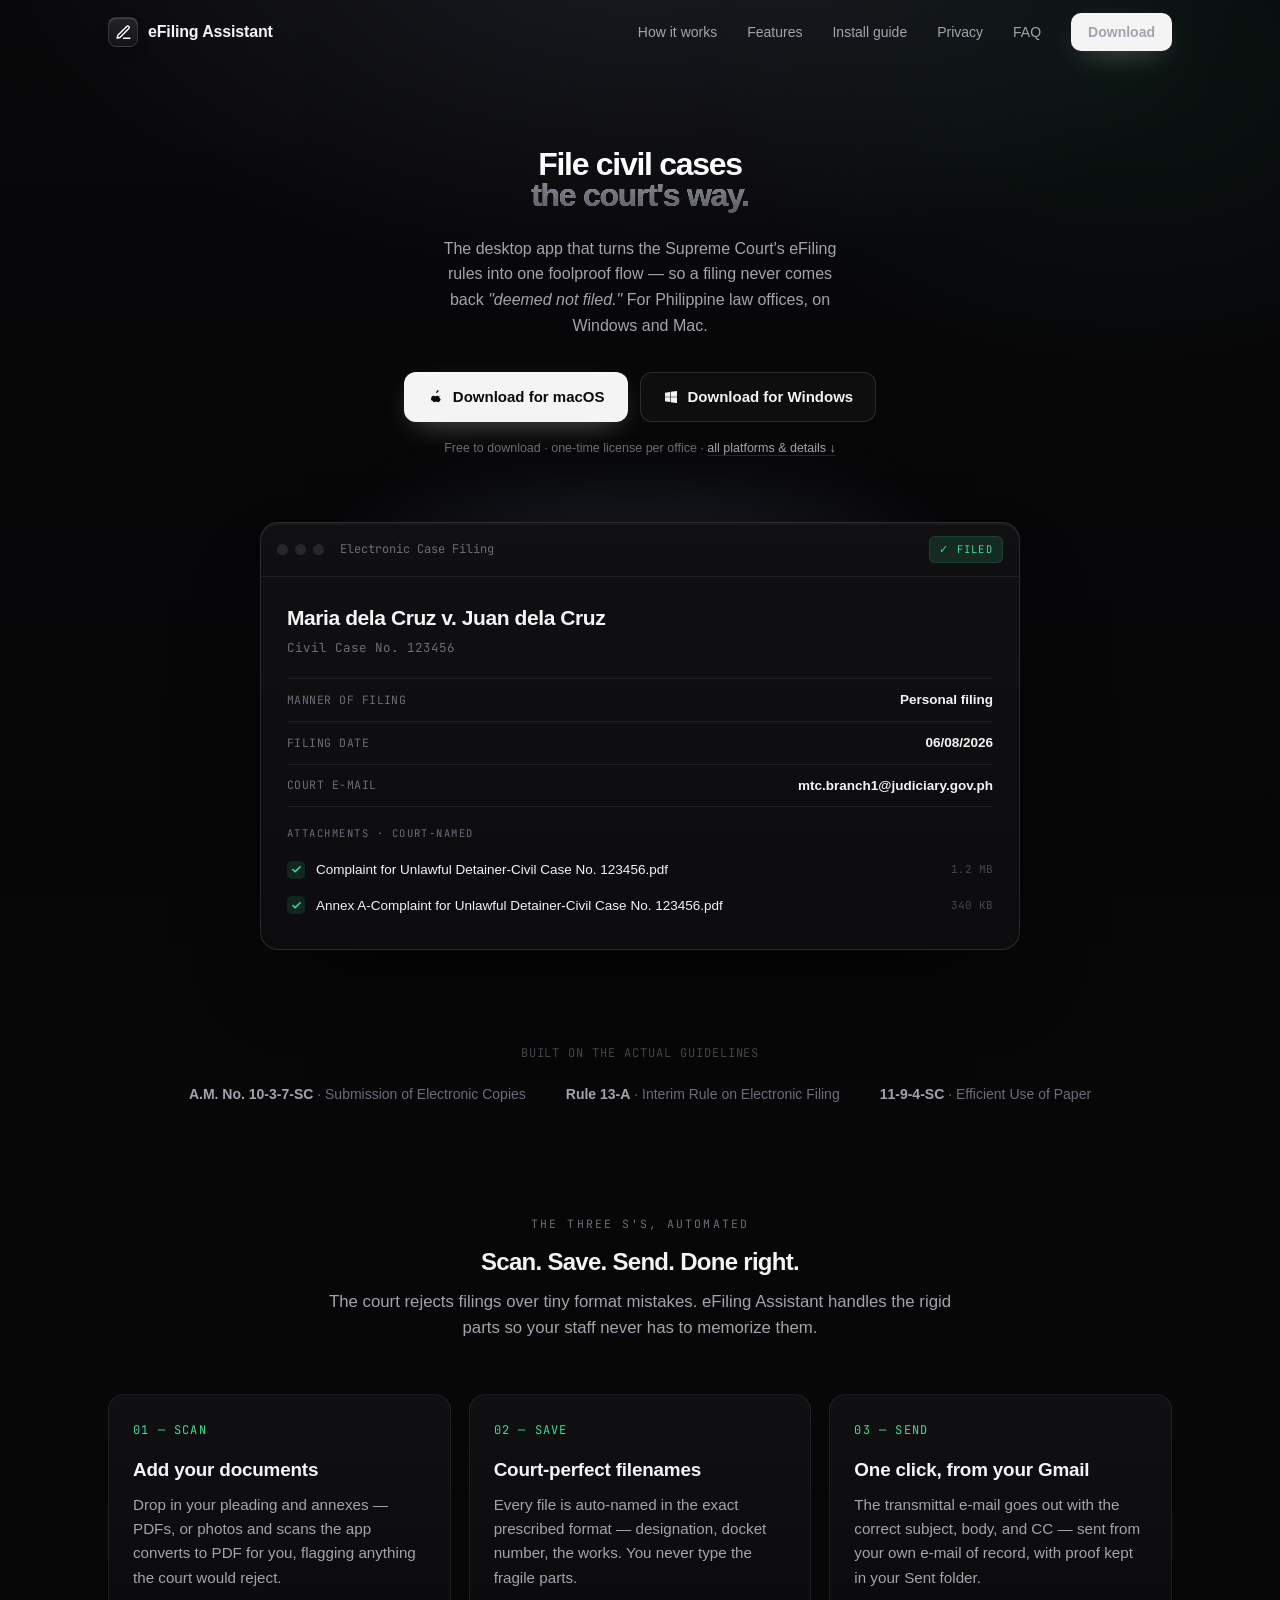
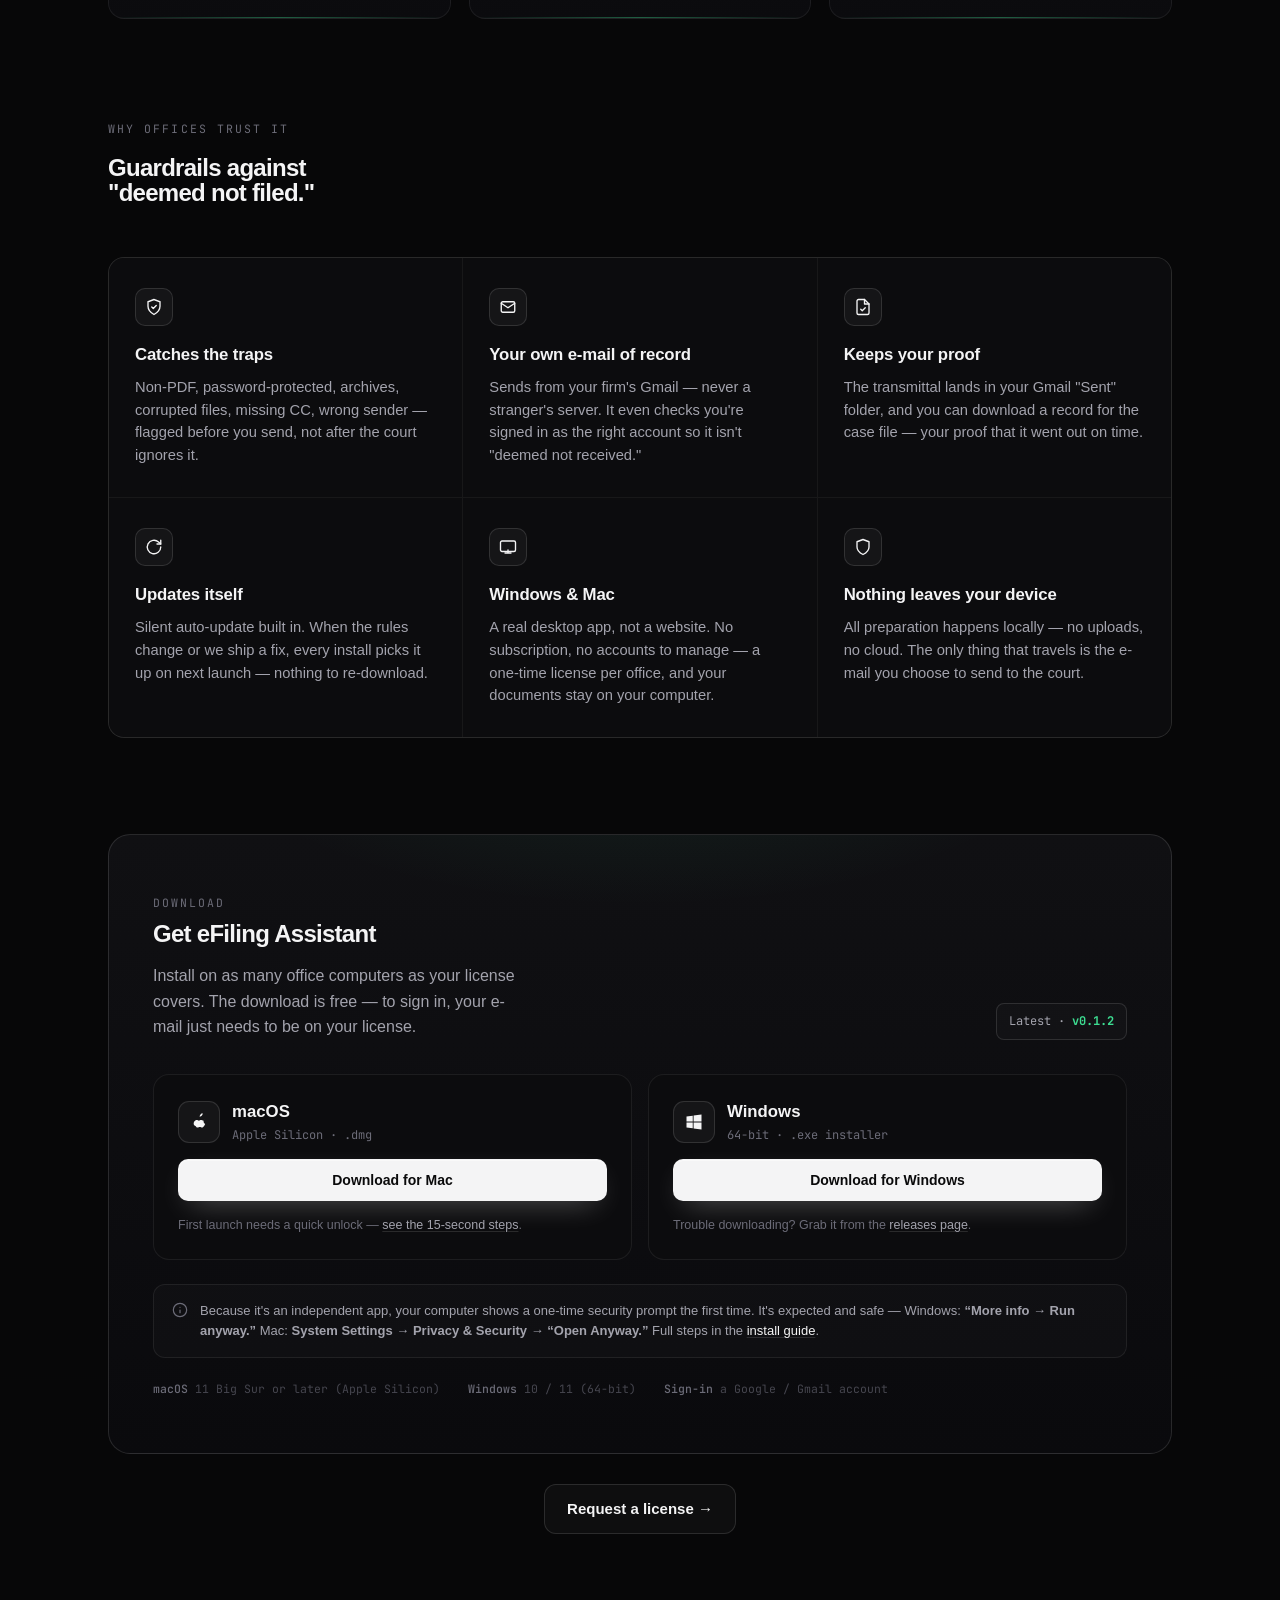
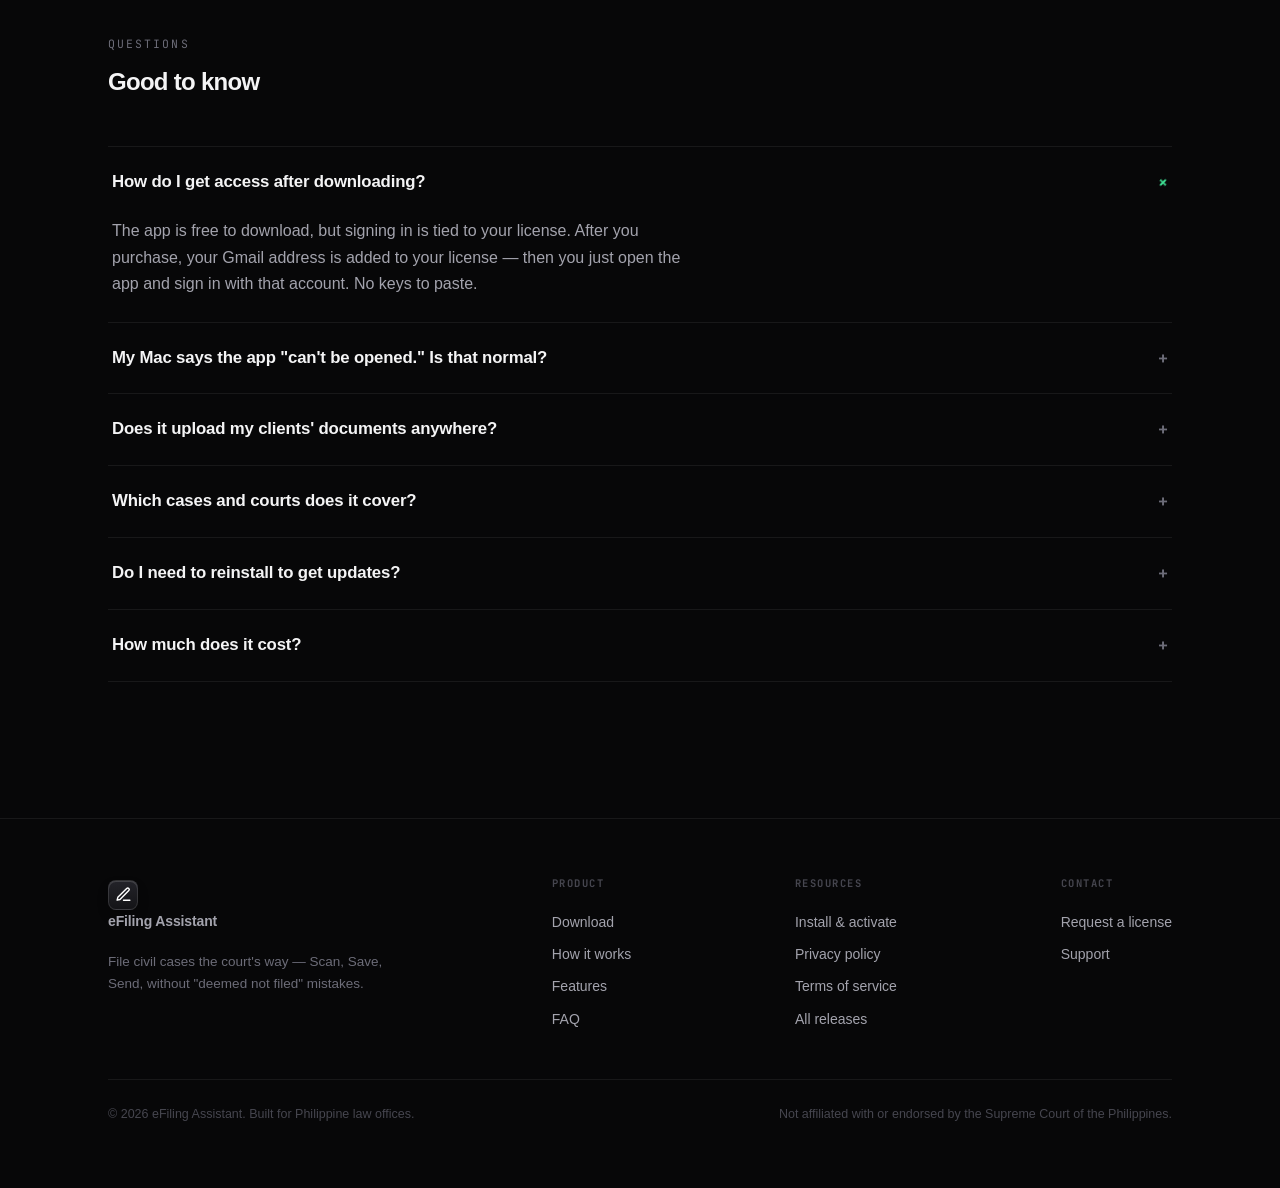
<file: index.html>
<!doctype html>
<html lang="en">
<head>
<meta charset="utf-8" />
<meta name="viewport" content="width=device-width, initial-scale=1" />
<meta name="google-site-verification" content="hOlM_Ax_tgeQ1lU_gNXj6J8lAfCDy535a71OnTTBo6c" />
<title>eFiling Assistant — File civil cases the court's way</title>
<link rel="icon" href="data:image/svg+xml,%3Csvg xmlns='http://www.w3.org/2000/svg' viewBox='0 0 24 24'%3E%3Crect width='24' height='24' rx='6' fill='%23141417'/%3E%3Cg fill='none' stroke='%23fff' stroke-width='2' stroke-linecap='round' stroke-linejoin='round'%3E%3Cpath d='M12 20h7'/%3E%3Cpath d='M15.5 4.5a1.8 1.8 0 0 1 2.5 2.5L7.5 17.5l-3.5.9.9-3.5Z'/%3E%3C/g%3E%3C/svg%3E" />
<meta name="theme-color" content="#070708" />
<meta name="description" content="A desktop app that makes Philippine Supreme Court eFiling foolproof. Scan, Save, Send — without 'deemed not filed' mistakes. For Windows and Mac." />
<meta property="og:title" content="eFiling Assistant" />
<meta property="og:description" content="File civil cases the court's way — Scan, Save, Send, without 'deemed not filed' mistakes." />
<link rel="preconnect" href="https://api.fontshare.com" />
<link rel="preconnect" href="https://fonts.googleapis.com" />
<link rel="preconnect" href="https://fonts.gstatic.com" crossorigin />
<link href="https://api.fontshare.com/v2/css?f[]=satoshi@400,500,700,900&display=swap" rel="stylesheet" />
<link href="https://fonts.googleapis.com/css2?family=JetBrains+Mono:wght@400;500&display=swap" rel="stylesheet" />
<style>
  :root{
    --bg:#070708; --bg-2:#0c0c0e; --panel:#101013; --panel-2:#15151a;
    --ink:#f4f4f5; --ink-2:#a3a3ad; --ink-3:#6c6c78; --ink-4:#46464f;
    --line:rgba(255,255,255,.07); --line-2:rgba(255,255,255,.12);
    --accent:#3ddc91; --accent-dim:rgba(61,220,145,.13);
    --sans:'Satoshi',-apple-system,BlinkMacSystemFont,sans-serif;
    --mono:'JetBrains Mono',ui-monospace,monospace;
    --maxw:1120px;
  }
  *{box-sizing:border-box;margin:0;padding:0}
  html{scroll-behavior:smooth}
  body{
    background:var(--bg);color:var(--ink);font-family:var(--sans);
    font-size:16px;line-height:1.6;-webkit-font-smoothing:antialiased;
    overflow-x:hidden;
  }
  /* atmosphere: top glow, fine dot-grid, grain */
  body::before{
    content:"";position:fixed;inset:0;z-index:-2;pointer-events:none;
    background:
      radial-gradient(900px 500px at 50% -8%, rgba(120,130,160,.16), transparent 70%),
      radial-gradient(700px 500px at 88% 8%, rgba(61,220,145,.05), transparent 60%),
      linear-gradient(180deg,#08080a,#060607);
  }
  body::after{
    content:"";position:fixed;inset:0;z-index:-1;pointer-events:none;opacity:.5;
    background-image:radial-gradient(rgba(255,255,255,.045) 1px,transparent 1px);
    background-size:34px 34px;
    -webkit-mask-image:radial-gradient(900px 700px at 50% 0%,#000,transparent 78%);
    mask-image:radial-gradient(900px 700px at 50% 0%,#000,transparent 78%);
  }
  .grain{position:fixed;inset:0;z-index:0;pointer-events:none;opacity:.035;mix-blend-mode:overlay;}
  a{color:inherit;text-decoration:none}
  .wrap{max-width:var(--maxw);margin:0 auto;padding:0 28px}
  .mono{font-family:var(--mono);font-feature-settings:"ss01";}
  .eyebrow{font-family:var(--mono);font-size:11.5px;letter-spacing:.18em;text-transform:uppercase;color:var(--ink-3)}

  /* ── nav ── */
  nav{position:sticky;top:0;z-index:50;border-bottom:1px solid transparent;transition:.3s}
  nav.scrolled{background:rgba(8,8,10,.72);backdrop-filter:blur(14px);border-color:var(--line)}
  .nav-in{display:flex;align-items:center;justify-content:space-between;height:64px}
  .brand{display:flex;align-items:center;gap:10px;font-weight:700;letter-spacing:-.01em}
  .brand .mk{width:30px;height:30px;border-radius:8px;display:grid;place-items:center;color:#fff;
    background:linear-gradient(180deg,#232329,#141417);border:1px solid var(--line-2);
    box-shadow:inset 0 1px 0 rgba(255,255,255,.14),0 6px 16px -8px #000}
  .nav-links{display:flex;gap:30px;align-items:center}
  .nav-links a{font-size:14px;color:var(--ink-2);transition:.2s}
  .nav-links a:hover{color:var(--ink)}
  @media(max-width:860px){.nav-links a:not(.nav-cta){display:none}}
  .btn{display:inline-flex;align-items:center;justify-content:center;gap:9px;font-weight:600;
    font-size:14px;border-radius:10px;padding:0 18px;height:42px;cursor:pointer;border:1px solid transparent;
    transition:transform .12s ease,background .2s,border-color .2s,box-shadow .2s;white-space:nowrap}
  .btn:active{transform:translateY(1px)}
  .btn-primary{background:var(--ink);color:#0a0a0b;box-shadow:0 1px 0 rgba(255,255,255,.4) inset,0 10px 30px -12px rgba(255,255,255,.4)}
  .btn-primary:hover{background:#fff;box-shadow:0 14px 36px -12px rgba(255,255,255,.5)}
  .btn-ghost{background:rgba(255,255,255,.03);color:var(--ink);border-color:var(--line-2)}
  .btn-ghost:hover{background:rgba(255,255,255,.07);border-color:rgba(255,255,255,.22)}
  .btn svg{flex:none}
  .nav-cta{height:38px;padding:0 16px}

  /* ── hero ── */
  .hero{position:relative;padding:84px 0 40px;text-align:center}
  .pill{display:inline-flex;align-items:center;gap:9px;border:1px solid var(--line);
    background:rgba(255,255,255,.025);border-radius:999px;padding:6px 8px 6px 14px;
    font-size:12.5px;color:var(--ink-2);margin-bottom:30px}
  .pill .dot{width:6px;height:6px;border-radius:50%;background:var(--accent);box-shadow:0 0 0 4px var(--accent-dim)}
  .pill .tag{font-family:var(--mono);font-size:10.5px;letter-spacing:.06em;color:var(--ink-3);
    border-left:1px solid var(--line-2);padding-left:9px}
  h1{font-size:clamp(2.5rem,1.4rem+4.6vw,4.6rem);line-height:.98;letter-spacing:-.04em;font-weight:900;
    background:linear-gradient(180deg,#fff 30%,#b9b9c2);-webkit-background-clip:text;background-clip:text;color:transparent}
  h1 .soft{background:linear-gradient(180deg,#8b8b96,#5a5a63);-webkit-background-clip:text;background-clip:text;color:transparent}
  .lede{max-width:46ch;margin:24px auto 0;color:var(--ink-2);font-size:clamp(1rem,.95rem+.4vw,1.18rem)}
  .cta-row{display:flex;gap:12px;justify-content:center;flex-wrap:wrap;margin-top:34px}
  .btn-lg{height:50px;padding:0 22px;font-size:15px;border-radius:12px}
  .os-note{margin-top:16px;font-size:12.5px;color:var(--ink-3)}
  .os-note a{color:var(--ink-2);text-decoration:underline;text-underline-offset:3px;text-decoration-color:var(--line-2)}
  .os-note a:hover{color:var(--ink)}

  /* staggered reveal */
  .reveal{opacity:0;transform:translateY(14px);animation:rise .8s cubic-bezier(.2,.7,.2,1) forwards}
  @keyframes rise{to{opacity:1;transform:none}}
  .d1{animation-delay:.05s}.d2{animation-delay:.14s}.d3{animation-delay:.23s}.d4{animation-delay:.32s}.d5{animation-delay:.42s}.d6{animation-delay:.52s}

  /* ── product card visual ── */
  .stage{position:relative;margin:64px auto 0;max-width:760px;perspective:1600px}
  .stage::before{content:"";position:absolute;inset:-12% -6% 0;z-index:-1;
    background:radial-gradient(60% 60% at 50% 30%,rgba(120,135,170,.22),transparent 70%);filter:blur(20px)}
  .card{background:linear-gradient(180deg,var(--panel),#0c0c0f);border:1px solid var(--line-2);
    border-radius:18px;overflow:hidden;box-shadow:0 40px 90px -40px #000,0 2px 0 rgba(255,255,255,.04) inset;
    text-align:left;animation:float 7s ease-in-out infinite}
  @keyframes float{0%,100%{transform:translateY(0) rotateX(0)}50%{transform:translateY(-9px) rotateX(.6deg)}}
  @media(prefers-reduced-motion:reduce){.card{animation:none}.reveal{animation:none;opacity:1;transform:none}}
  .card-bar{display:flex;align-items:center;gap:8px;padding:13px 16px;border-bottom:1px solid var(--line)}
  .card-bar .tl{display:flex;gap:7px}.tl i{width:11px;height:11px;border-radius:50%;background:#26262c;display:block}
  .card-bar .ttl{margin-left:8px;font-size:12px;color:var(--ink-3);font-family:var(--mono)}
  .card-bar .stamp{margin-left:auto;font-family:var(--mono);font-size:10.5px;letter-spacing:.12em;text-transform:uppercase;
    color:var(--accent);border:1px solid var(--accent-dim);background:var(--accent-dim);padding:4px 9px;border-radius:6px}
  .card-body{padding:24px 26px 26px}
  .case-ttl{font-size:21px;font-weight:700;letter-spacing:-.02em}
  .docket{font-family:var(--mono);font-size:12.5px;color:var(--ink-3);margin-top:4px}
  .meta{margin:20px 0 4px;border-top:1px solid var(--line)}
  .meta .r{display:flex;justify-content:space-between;gap:16px;padding:10px 0;border-bottom:1px solid var(--line);font-size:13.5px}
  .meta .k{color:var(--ink-3);font-family:var(--mono);font-size:11.5px;letter-spacing:.04em;text-transform:uppercase;align-self:center}
  .meta .v{color:var(--ink);font-weight:600}
  .att{margin-top:18px}
  .att .lbl{font-family:var(--mono);font-size:10.5px;letter-spacing:.14em;text-transform:uppercase;color:var(--ink-3);margin-bottom:10px}
  .att .f{display:flex;align-items:center;gap:11px;padding:7px 0;font-size:13.5px}
  .att .ck{width:18px;height:18px;border-radius:5px;display:grid;place-items:center;flex:none;
    background:var(--accent-dim);color:var(--accent)}
  .att .nm{color:var(--ink)} .att .sz{margin-left:auto;font-family:var(--mono);font-size:11px;color:var(--ink-4)}

  /* ── logos / basis strip ── */
  .basis{padding:54px 0 8px;text-align:center}
  .basis p{font-size:12px;color:var(--ink-4);font-family:var(--mono);letter-spacing:.08em;text-transform:uppercase}
  .basis .row{display:flex;gap:14px 40px;justify-content:center;flex-wrap:wrap;margin-top:20px;color:var(--ink-3);font-size:14px}
  .basis .row b{color:var(--ink-2);font-weight:600}

  /* ── section scaffolding ── */
  section.blk{padding:96px 0}
  .head{max-width:640px;margin-bottom:52px}
  .head.ctr{margin-left:auto;margin-right:auto;text-align:center}
  .head h2{font-size:clamp(1.9rem,1.3rem+2vw,2.7rem);letter-spacing:-.03em;line-height:1.05;font-weight:800;margin-top:14px}
  .head p{color:var(--ink-2);margin-top:14px;font-size:1.05rem}

  /* steps */
  .steps{display:grid;grid-template-columns:repeat(3,1fr);gap:18px}
  .step{position:relative;background:linear-gradient(180deg,var(--panel),#0b0b0e);border:1px solid var(--line);
    border-radius:16px;padding:26px 24px 28px;overflow:hidden;transition:.25s}
  .step:hover{border-color:var(--line-2);transform:translateY(-3px)}
  .step .n{font-family:var(--mono);font-size:12px;color:var(--accent);letter-spacing:.1em}
  .step h3{font-size:1.18rem;margin:14px 0 8px;letter-spacing:-.01em}
  .step p{color:var(--ink-2);font-size:.95rem}
  .step .ln{position:absolute;left:0;right:0;bottom:0;height:1px;background:linear-gradient(90deg,transparent,var(--accent),transparent);opacity:.4}
  @media(max-width:820px){.steps{grid-template-columns:1fr}}

  /* features grid */
  .feat{display:grid;grid-template-columns:repeat(3,1fr);gap:1px;background:var(--line);border:1px solid var(--line);border-radius:16px;overflow:hidden}
  .feat .c{background:var(--bg-2);padding:30px 26px;transition:.25s}
  .feat .c:hover{background:var(--panel)}
  .feat .ic{width:38px;height:38px;border-radius:10px;display:grid;place-items:center;color:var(--ink);
    background:rgba(255,255,255,.04);border:1px solid var(--line-2);margin-bottom:16px}
  .feat h3{font-size:1.05rem;letter-spacing:-.01em;margin-bottom:7px}
  .feat p{color:var(--ink-2);font-size:.92rem;line-height:1.55}
  @media(max-width:900px){.feat{grid-template-columns:1fr 1fr}}
  @media(max-width:560px){.feat{grid-template-columns:1fr}}

  /* download */
  .dl-shell{position:relative;border:1px solid var(--line-2);border-radius:22px;overflow:hidden;
    background:linear-gradient(180deg,var(--panel),#0a0a0d)}
  .dl-shell::before{content:"";position:absolute;inset:0;z-index:0;pointer-events:none;
    background:radial-gradient(700px 300px at 50% -20%,rgba(61,220,145,.10),transparent 65%)}
  .dl-in{position:relative;z-index:1;padding:54px 44px}
  .dl-top{display:flex;align-items:flex-end;justify-content:space-between;gap:24px;flex-wrap:wrap;margin-bottom:34px}
  .dl-top h2{font-size:clamp(1.8rem,1.3rem+1.6vw,2.4rem);letter-spacing:-.03em;font-weight:800}
  .dl-top p{color:var(--ink-2);margin-top:10px;max-width:42ch}
  .verbadge{font-family:var(--mono);font-size:12px;color:var(--ink-2);border:1px solid var(--line-2);
    border-radius:8px;padding:8px 12px;background:rgba(255,255,255,.02);white-space:nowrap}
  .verbadge b{color:var(--accent)}
  .dl-grid{display:grid;grid-template-columns:1fr 1fr;gap:16px}
  @media(max-width:680px){.dl-grid{grid-template-columns:1fr}}
  .dl-card{display:flex;flex-direction:column;gap:14px;border:1px solid var(--line);border-radius:16px;
    padding:24px;background:var(--bg-2);transition:.25s}
  .dl-card:hover{border-color:var(--line-2)}
  .dl-card.is-os{border-color:rgba(61,220,145,.4);box-shadow:0 0 0 1px rgba(61,220,145,.18),0 20px 50px -30px rgba(61,220,145,.5)}
  .dl-card .osr{display:flex;align-items:center;gap:12px}
  .dl-card .glyph{width:42px;height:42px;border-radius:11px;display:grid;place-items:center;
    background:rgba(255,255,255,.04);border:1px solid var(--line-2);color:var(--ink)}
  .dl-card .os-name{font-weight:700;font-size:1.05rem}
  .dl-card .os-sub{font-size:12px;color:var(--ink-3);font-family:var(--mono)}
  .dl-card .youre{margin-left:auto;font-family:var(--mono);font-size:10px;letter-spacing:.1em;text-transform:uppercase;
    color:var(--accent);background:var(--accent-dim);border-radius:6px;padding:4px 8px;display:none}
  .dl-card.is-os .youre{display:inline-block}
  .dl-card .alt{font-size:12.5px;color:var(--ink-3)}
  .dl-card .alt a{color:var(--ink-2);text-decoration:underline;text-underline-offset:2px;text-decoration-color:var(--line-2)}
  .dl-card .alt a:hover{color:var(--ink)}
  .dl-note{display:flex;gap:12px;align-items:flex-start;margin-top:24px;padding:16px 18px;border-radius:12px;
    background:rgba(255,255,255,.02);border:1px solid var(--line);font-size:13px;color:var(--ink-2);line-height:1.55}
  .dl-note svg{flex:none;margin-top:1px;color:var(--ink-3)}
  .dl-note a{color:var(--ink);text-decoration:underline;text-underline-offset:2px;text-decoration-color:var(--line-2)}
  .req{display:flex;gap:10px 28px;flex-wrap:wrap;margin-top:22px;font-family:var(--mono);font-size:11.5px;color:var(--ink-4)}
  .req b{color:var(--ink-3);font-weight:500}

  /* faq */
  .faq{display:grid;gap:0;border-top:1px solid var(--line)}
  details{border-bottom:1px solid var(--line)}
  summary{cursor:pointer;list-style:none;padding:22px 4px;display:flex;justify-content:space-between;gap:20px;
    font-weight:600;font-size:1.05rem;letter-spacing:-.01em;transition:.2s}
  summary::-webkit-details-marker{display:none}
  summary:hover{color:#fff}
  summary .pl{font-family:var(--mono);color:var(--ink-3);transition:.3s;flex:none}
  details[open] summary .pl{transform:rotate(45deg);color:var(--accent)}
  details .a{padding:0 4px 24px;color:var(--ink-2);max-width:68ch;line-height:1.65}
  details .a code{font-family:var(--mono);font-size:.85em;background:rgba(255,255,255,.06);padding:2px 7px;border-radius:5px;color:var(--ink)}

  /* footer */
  footer{border-top:1px solid var(--line);padding:56px 0 64px;margin-top:40px}
  .ft{display:flex;justify-content:space-between;gap:30px;flex-wrap:wrap;align-items:flex-start}
  .ft .col h4{font-family:var(--mono);font-size:10.5px;letter-spacing:.14em;text-transform:uppercase;color:var(--ink-4);margin-bottom:14px}
  .ft .col a{display:block;color:var(--ink-2);font-size:14px;padding:5px 0;transition:.2s}
  .ft .col a:hover{color:var(--ink)}
  .ft-bottom{margin-top:44px;padding-top:24px;border-top:1px solid var(--line);display:flex;justify-content:space-between;
    gap:16px;flex-wrap:wrap;color:var(--ink-4);font-size:12.5px}
  .cta-final{text-align:center;padding:30px 0 0}
</style>
</head>
<body>
<svg class="grain" xmlns="http://www.w3.org/2000/svg"><filter id="n"><feTurbulence type="fractalNoise" baseFrequency="0.8" numOctaves="2"/></filter><rect width="100%" height="100%" filter="url(#n)"/></svg>

<!-- NAV -->
<nav id="nav">
  <div class="wrap nav-in">
    <a class="brand" href="#top">
      <span class="mk"><svg width="17" height="17" viewBox="0 0 24 24" fill="none" stroke="currentColor" stroke-width="2" stroke-linecap="round" stroke-linejoin="round"><path d="M12 20h9"/><path d="M16.5 3.5a2.12 2.12 0 0 1 3 3L7 19l-4 1 1-4Z"/></svg></span>
      eFiling Assistant
    </a>
    <div class="nav-links">
      <a href="#how">How it works</a>
      <a href="#features">Features</a>
      <a href="install.html">Install guide</a>
      <a href="privacy.html">Privacy</a>
      <a href="#faq">FAQ</a>
      <a class="btn btn-primary nav-cta" href="#download">Download</a>
    </div>
  </div>
</nav>

<a id="top"></a>
<!-- HERO -->
<header class="hero">
  <div class="wrap">
    <h1 class="reveal d2">File civil cases<br><span class="soft">the court's way.</span></h1>
    <p class="lede reveal d3">The desktop app that turns the Supreme Court's eFiling rules into one foolproof flow — so a filing never comes back <em>"deemed not filed."</em> For Philippine law offices, on Windows and Mac.</p>
    <div class="cta-row reveal d4">
      <a class="btn btn-primary btn-lg" data-dl="mac" href="https://github.com/ChanMor/efiling-assistant-site/releases/latest">
        <svg width="17" height="17" viewBox="0 0 24 24" fill="currentColor"><path d="M16.4 1.5c.1 1-.3 2-.9 2.8-.7.8-1.7 1.4-2.7 1.3-.1-1 .4-2 1-2.7.6-.8 1.7-1.3 2.6-1.4Zm2.7 7.1c-1 .5-1.6 1.5-1.6 2.7 0 1.4.8 2.5 1.9 3-.3.9-.7 1.7-1.3 2.5-.7 1-1.4 1.9-2.5 1.9-1 0-1.4-.6-2.6-.6-1.3 0-1.6.6-2.6.6-1.1 0-1.9-1-2.6-2C5.7 16.6 5 13.6 6.3 11.5c.7-1.1 1.8-1.8 3-1.8 1 0 1.7.7 2.6.7.8 0 1.6-.7 2.7-.7 1 0 2 .4 2.7 1.2-.4.2-.9.5-1.2.7Z"/></svg>
        Download for macOS
      </a>
      <a class="btn btn-ghost btn-lg" data-dl="win" href="https://github.com/ChanMor/efiling-assistant-site/releases/latest">
        <svg width="16" height="16" viewBox="0 0 24 24" fill="currentColor"><path d="M3 5.5 10.5 4.5V11.5H3V5.5Zm0 13L10.5 19.5V12.5H3v6Zm8.5 1.2L21 21V12.5h-9.5v7.2ZM11.5 4.3 21 3v8.5h-9.5V4.3Z"/></svg>
        Download for Windows
      </a>
    </div>
    <p class="os-note reveal d5">Free to download · one-time license per office · <a href="#download">all platforms &amp; details ↓</a></p>

    <!-- product preview -->
    <div class="stage reveal d6">
      <div class="card">
        <div class="card-bar">
          <span class="tl"><i></i><i></i><i></i></span>
          <span class="ttl">Electronic Case Filing</span>
          <span class="stamp">✓ Filed</span>
        </div>
        <div class="card-body">
          <div class="case-ttl">Maria dela Cruz v. Juan dela Cruz</div>
          <div class="docket">Civil Case No. 123456</div>
          <div class="meta">
            <div class="r"><span class="k">Manner of filing</span><span class="v">Personal filing</span></div>
            <div class="r"><span class="k">Filing date</span><span class="v">06/08/2026</span></div>
            <div class="r"><span class="k">Court e-mail</span><span class="v">mtc.branch1@judiciary.gov.ph</span></div>
          </div>
          <div class="att">
            <div class="lbl">Attachments · court-named</div>
            <div class="f"><span class="ck"><svg width="11" height="11" viewBox="0 0 24 24" fill="none" stroke="currentColor" stroke-width="3.4" stroke-linecap="round" stroke-linejoin="round"><polyline points="20 6 9 17 4 12"/></svg></span><span class="nm">Complaint for Unlawful Detainer-Civil Case No. 123456.pdf</span><span class="sz">1.2 MB</span></div>
            <div class="f"><span class="ck"><svg width="11" height="11" viewBox="0 0 24 24" fill="none" stroke="currentColor" stroke-width="3.4" stroke-linecap="round" stroke-linejoin="round"><polyline points="20 6 9 17 4 12"/></svg></span><span class="nm">Annex A-Complaint for Unlawful Detainer-Civil Case No. 123456.pdf</span><span class="sz">340 KB</span></div>
          </div>
        </div>
      </div>
    </div>
  </div>
</header>

<!-- BASIS -->
<div class="basis"><div class="wrap">
  <p>Built on the actual guidelines</p>
  <div class="row">
    <span><b>A.M. No. 10-3-7-SC</b> · Submission of Electronic Copies</span>
    <span><b>Rule 13-A</b> · Interim Rule on Electronic Filing</span>
    <span><b>11-9-4-SC</b> · Efficient Use of Paper</span>
  </div>
</div></div>

<!-- HOW -->
<section class="blk" id="how"><div class="wrap">
  <div class="head ctr">
    <span class="eyebrow">The three S's, automated</span>
    <h2>Scan. Save. Send. Done right.</h2>
    <p>The court rejects filings over tiny format mistakes. eFiling Assistant handles the rigid parts so your staff never has to memorize them.</p>
  </div>
  <div class="steps">
    <div class="step">
      <div class="n">01 — SCAN</div>
      <h3>Add your documents</h3>
      <p>Drop in your pleading and annexes — PDFs, or photos and scans the app converts to PDF for you, flagging anything the court would reject.</p>
      <span class="ln"></span>
    </div>
    <div class="step">
      <div class="n">02 — SAVE</div>
      <h3>Court-perfect filenames</h3>
      <p>Every file is auto-named in the exact prescribed format — designation, docket number, the works. You never type the fragile parts.</p>
      <span class="ln"></span>
    </div>
    <div class="step">
      <div class="n">03 — SEND</div>
      <h3>One click, from your Gmail</h3>
      <p>The transmittal e-mail goes out with the correct subject, body, and CC — sent from your own e-mail of record, with proof kept in your Sent folder.</p>
      <span class="ln"></span>
    </div>
  </div>
</div></section>

<!-- FEATURES -->
<section class="blk" id="features" style="padding-top:0"><div class="wrap">
  <div class="head">
    <span class="eyebrow">Why offices trust it</span>
    <h2>Guardrails against<br>"deemed not filed."</h2>
  </div>
  <div class="feat">
    <div class="c">
      <div class="ic"><svg width="18" height="18" viewBox="0 0 24 24" fill="none" stroke="currentColor" stroke-width="1.8"><path d="M12 2 4 5v6c0 5 3.4 8.4 8 11 4.6-2.6 8-6 8-11V5l-8-3Z"/><path d="m9 12 2 2 4-4" stroke-linecap="round" stroke-linejoin="round"/></svg></div>
      <h3>Catches the traps</h3>
      <p>Non-PDF, password-protected, archives, corrupted files, missing CC, wrong sender — flagged before you send, not after the court ignores it.</p>
    </div>
    <div class="c">
      <div class="ic"><svg width="18" height="18" viewBox="0 0 24 24" fill="none" stroke="currentColor" stroke-width="1.8" stroke-linecap="round" stroke-linejoin="round"><rect x="3" y="5" width="18" height="14" rx="2"/><path d="m3 7 9 6 9-6"/></svg></div>
      <h3>Your own e-mail of record</h3>
      <p>Sends from your firm's Gmail — never a stranger's server. It even checks you're signed in as the right account so it isn't "deemed not received."</p>
    </div>
    <div class="c">
      <div class="ic"><svg width="18" height="18" viewBox="0 0 24 24" fill="none" stroke="currentColor" stroke-width="1.8" stroke-linecap="round" stroke-linejoin="round"><path d="M14 2H6a2 2 0 0 0-2 2v16a2 2 0 0 0 2 2h12a2 2 0 0 0 2-2V8z"/><path d="M14 2v6h6M9 15l2 2 4-4"/></svg></div>
      <h3>Keeps your proof</h3>
      <p>The transmittal lands in your Gmail "Sent" folder, and you can download a record for the case file — your proof that it went out on time.</p>
    </div>
    <div class="c">
      <div class="ic"><svg width="18" height="18" viewBox="0 0 24 24" fill="none" stroke="currentColor" stroke-width="1.8" stroke-linecap="round" stroke-linejoin="round"><path d="M21 12a9 9 0 1 1-3-6.7L21 8"/><path d="M21 3v5h-5"/></svg></div>
      <h3>Updates itself</h3>
      <p>Silent auto-update built in. When the rules change or we ship a fix, every install picks it up on next launch — nothing to re-download.</p>
    </div>
    <div class="c">
      <div class="ic"><svg width="18" height="18" viewBox="0 0 24 24" fill="none" stroke="currentColor" stroke-width="1.8" stroke-linecap="round" stroke-linejoin="round"><rect x="2" y="4" width="20" height="14" rx="2"/><path d="M8 20h8M12 16v4"/></svg></div>
      <h3>Windows &amp; Mac</h3>
      <p>A real desktop app, not a website. No subscription, no accounts to manage — a one-time license per office, and your documents stay on your computer.</p>
    </div>
    <div class="c">
      <div class="ic"><svg width="18" height="18" viewBox="0 0 24 24" fill="none" stroke="currentColor" stroke-width="1.8" stroke-linecap="round" stroke-linejoin="round"><path d="M12 22s8-4 8-10V5l-8-3-8 3v7c0 6 8 10 8 10Z"/></svg></div>
      <h3>Nothing leaves your device</h3>
      <p>All preparation happens locally — no uploads, no cloud. The only thing that travels is the e-mail you choose to send to the court.</p>
    </div>
  </div>
</div></section>

<!-- DOWNLOAD -->
<section class="blk" id="download" style="padding-top:0"><div class="wrap">
  <div class="dl-shell"><div class="dl-in">
    <div class="dl-top">
      <div>
        <span class="eyebrow">Download</span>
        <h2>Get eFiling Assistant</h2>
        <p>Install on as many office computers as your license covers. The download is free — to sign in, your e-mail just needs to be on your license.</p>
      </div>
      <span class="verbadge">Latest · <b data-version>v0.1.2</b></span>
    </div>

    <div class="dl-grid">
      <div class="dl-card" data-card="mac">
        <div class="osr">
          <span class="glyph"><svg width="20" height="20" viewBox="0 0 24 24" fill="currentColor"><path d="M16.4 1.5c.1 1-.3 2-.9 2.8-.7.8-1.7 1.4-2.7 1.3-.1-1 .4-2 1-2.7.6-.8 1.7-1.3 2.6-1.4Zm2.7 7.1c-1 .5-1.6 1.5-1.6 2.7 0 1.4.8 2.5 1.9 3-.3.9-.7 1.7-1.3 2.5-.7 1-1.4 1.9-2.5 1.9-1 0-1.4-.6-2.6-.6-1.3 0-1.6.6-2.6.6-1.1 0-1.9-1-2.6-2C5.7 16.6 5 13.6 6.3 11.5c.7-1.1 1.8-1.8 3-1.8 1 0 1.7.7 2.6.7.8 0 1.6-.7 2.7-.7 1 0 2 .4 2.7 1.2-.4.2-.9.5-1.2.7Z"/></svg></span>
          <div><div class="os-name">macOS</div><div class="os-sub">Apple Silicon · .dmg</div></div>
          <span class="youre">You're on Mac</span>
        </div>
        <a class="btn btn-primary" data-dl="mac" href="https://github.com/ChanMor/efiling-assistant-site/releases/latest">Download for Mac</a>
        <div class="alt">First launch needs a quick unlock — <a href="install.html">see the 15-second steps</a>.</div>
      </div>

      <div class="dl-card" data-card="win">
        <div class="osr">
          <span class="glyph"><svg width="20" height="20" viewBox="0 0 24 24" fill="currentColor"><path d="M3 5.5 10.5 4.5V11.5H3V5.5Zm0 13L10.5 19.5V12.5H3v6Zm8.5 1.2L21 21V12.5h-9.5v7.2ZM11.5 4.3 21 3v8.5h-9.5V4.3Z"/></svg></span>
          <div><div class="os-name">Windows</div><div class="os-sub">64-bit · .exe installer</div></div>
          <span class="youre">You're on Windows</span>
        </div>
        <a class="btn btn-primary" data-dl="win" href="https://github.com/ChanMor/efiling-assistant-site/releases/latest">Download for Windows</a>
        <div class="alt">Trouble downloading? Grab it from the <a href="https://github.com/ChanMor/efiling-assistant-site/releases/latest">releases page</a>.</div>
      </div>
    </div>

    <div class="dl-note">
      <svg width="16" height="16" viewBox="0 0 24 24" fill="none" stroke="currentColor" stroke-width="1.8" stroke-linecap="round" stroke-linejoin="round"><circle cx="12" cy="12" r="10"/><path d="M12 16v-4M12 8h.01"/></svg>
      <div>Because it's an independent app, your computer shows a one-time security prompt the first time. It's expected and safe — Windows: <b>“More info → Run anyway.”</b> Mac: <b>System Settings → Privacy &amp; Security → “Open Anyway.”</b> Full steps in the <a href="install.html">install guide</a>.</div>
    </div>

    <div class="req">
      <span><b>macOS</b> 11 Big Sur or later (Apple Silicon)</span>
      <span><b>Windows</b> 10 / 11 (64-bit)</span>
      <span><b>Sign-in</b> a Google / Gmail account</span>
    </div>
  </div></div>

  <div class="cta-final">
    <a class="btn btn-ghost btn-lg" href="mailto:morelos.franzchristian@gmail.com?subject=eFiling%20Assistant%20—%20license%20request">Request a license →</a>
  </div>
</div></section>

<!-- FAQ -->
<section class="blk" id="faq" style="padding-top:0"><div class="wrap">
  <div class="head"><span class="eyebrow">Questions</span><h2>Good to know</h2></div>
  <div class="faq">
    <details open>
      <summary>How do I get access after downloading? <span class="pl">+</span></summary>
      <div class="a">The app is free to download, but signing in is tied to your license. After you purchase, your Gmail address is added to your license — then you just open the app and sign in with that account. No keys to paste.</div>
    </details>
    <details>
      <summary>My Mac says the app "can't be opened." Is that normal? <span class="pl">+</span></summary>
      <div class="a">Yes — it's the standard macOS prompt for an app outside the App Store, and it's a one-time step. Open <b>System Settings → Privacy &amp; Security</b>, scroll down, and click <b>“Open Anyway.”</b> If it still won't open, run this once in Terminal: <code>xattr -dr com.apple.quarantine "/Applications/eFiling Assistant.app"</code>. Full walkthrough in the <a href="install.html">install guide</a>.</div>
    </details>
    <details>
      <summary>Does it upload my clients' documents anywhere? <span class="pl">+</span></summary>
      <div class="a">No. Everything is prepared on your own computer — no servers, no cloud, no database of your files. The only thing that ever leaves your device is the transmittal e-mail you choose to send to the court, from your own Gmail.</div>
    </details>
    <details>
      <summary>Which cases and courts does it cover? <span class="pl">+</span></summary>
      <div class="a">Civil cases before the first- and second-level courts, per A.M. No. 10-3-7-SC and the Interim Rule on Electronic Filing (Rule 13-A) — including those under the Rules on Summary Procedure and Small Claims.</div>
    </details>
    <details>
      <summary>Do I need to reinstall to get updates? <span class="pl">+</span></summary>
      <div class="a">No. eFiling Assistant updates itself silently — it checks on launch and installs the latest signed version automatically, so every office is always current.</div>
    </details>
    <details>
      <summary>How much does it cost? <span class="pl">+</span></summary>
      <div class="a">A one-time license per office — no subscription. <a href="mailto:morelos.franzchristian@gmail.com?subject=eFiling%20Assistant%20—%20pricing">E-mail for pricing</a> and to get your license set up.</div>
    </details>
  </div>
</div></section>

<!-- FOOTER -->
<footer><div class="wrap">
  <div class="ft">
    <div class="col" style="max-width:280px">
      <a class="brand" href="#top" style="margin-bottom:14px">
        <span class="mk"><svg width="17" height="17" viewBox="0 0 24 24" fill="none" stroke="currentColor" stroke-width="2" stroke-linecap="round" stroke-linejoin="round"><path d="M12 20h9"/><path d="M16.5 3.5a2.12 2.12 0 0 1 3 3L7 19l-4 1 1-4Z"/></svg></span>
        eFiling Assistant
      </a>
      <p style="color:var(--ink-3);font-size:13.5px;line-height:1.6">File civil cases the court's way — Scan, Save, Send, without "deemed not filed" mistakes.</p>
    </div>
    <div class="col"><h4>Product</h4>
      <a href="#download">Download</a><a href="#how">How it works</a><a href="#features">Features</a><a href="#faq">FAQ</a>
    </div>
    <div class="col"><h4>Resources</h4>
      <a href="install.html">Install &amp; activate</a><a href="privacy.html">Privacy policy</a><a href="terms.html">Terms of service</a><a href="https://github.com/ChanMor/efiling-assistant-site/releases">All releases</a>
    </div>
    <div class="col"><h4>Contact</h4>
      <a href="mailto:morelos.franzchristian@gmail.com">Request a license</a><a href="mailto:morelos.franzchristian@gmail.com">Support</a>
    </div>
  </div>
  <div class="ft-bottom">
    <span>© 2026 eFiling Assistant. Built for Philippine law offices.</span>
    <span>Not affiliated with or endorsed by the Supreme Court of the Philippines.</span>
  </div>
</div></footer>

<script>
  // sticky nav shadow
  const nav=document.getElementById('nav');
  const onScroll=()=>nav.classList.toggle('scrolled',window.scrollY>10);
  onScroll();addEventListener('scroll',onScroll,{passive:true});

  // OS detection → highlight the right download card / hero button
  const ua=navigator.userAgent, plat=navigator.platform||'';
  const isMac=/Mac/i.test(plat)||(/Mac/i.test(ua)&&!/iPhone|iPad/i.test(ua));
  const isWin=/Win/i.test(plat)||/Windows/i.test(ua);
  if(isMac){document.querySelector('[data-card="mac"]')?.classList.add('is-os');}
  else if(isWin){document.querySelector('[data-card="win"]')?.classList.add('is-os');}
  // make the hero's primary button match the detected OS
  if(isWin){
    const m=document.querySelector('.cta-row [data-dl="mac"]'), w=document.querySelector('.cta-row [data-dl="win"]');
    if(m&&w){m.classList.replace('btn-primary','btn-ghost');w.classList.replace('btn-ghost','btn-primary');
      m.parentNode.insertBefore(w,m);}
  }

  // live download links from the latest GitHub release (never go stale)
  const REPO='ChanMor/efiling-assistant-site';
  const FALLBACK='https://github.com/'+REPO+'/releases/latest';
  (async()=>{
    try{
      const r=await fetch('https://api.github.com/repos/'+REPO+'/releases/latest',{headers:{Accept:'application/vnd.github+json'}});
      if(!r.ok)throw 0;
      const rel=await r.json();
      const url=re=>{const a=(rel.assets||[]).find(a=>re.test(a.name));return a&&a.browser_download_url;};
      const dmg=url(/\.dmg$/i), exe=url(/-setup\.exe$/i)||url(/\.exe$/i), msi=url(/\.msi$/i);
      const set=(sel,href)=>{if(href)document.querySelectorAll(sel).forEach(a=>a.href=href);};
      set('[data-dl="mac"]',dmg);set('[data-dl="win"]',exe);set('[data-dl="msi"]',msi);
      if(rel.tag_name)document.querySelectorAll('[data-version]').forEach(e=>e.textContent=rel.tag_name);
    }catch(e){
      document.querySelectorAll('[data-dl]').forEach(a=>a.href=FALLBACK);
    }
  })();
</script>
</body>
</html>
</file>
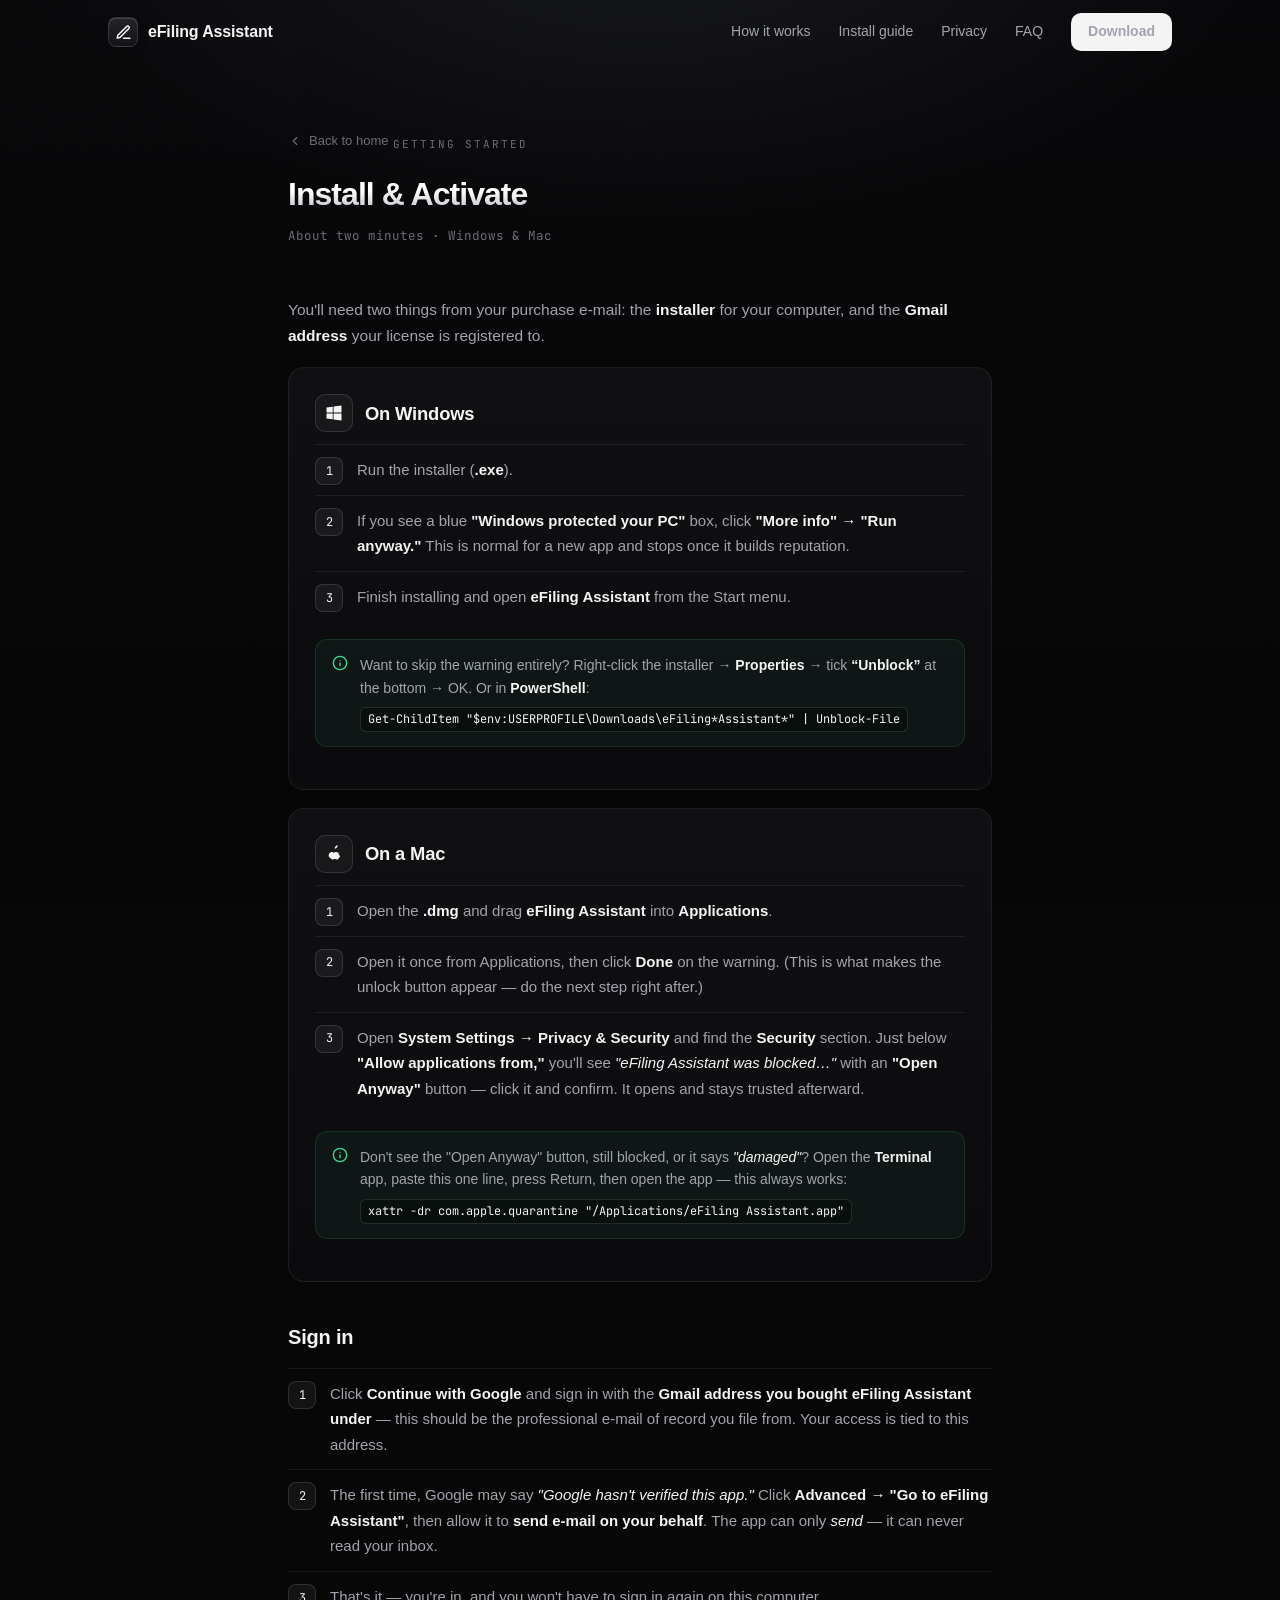
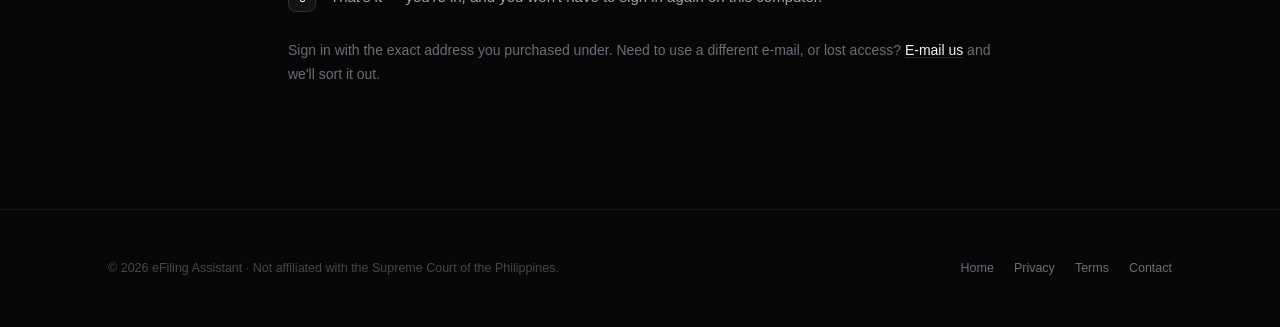
<file: install.html>
<!doctype html>
<html lang="en">
<head>
<meta charset="utf-8" />
<meta name="viewport" content="width=device-width, initial-scale=1" />
<title>Install &amp; Activate — eFiling Assistant</title>
<link rel="icon" href="data:image/svg+xml,%3Csvg xmlns='http://www.w3.org/2000/svg' viewBox='0 0 24 24'%3E%3Crect width='24' height='24' rx='6' fill='%23141417'/%3E%3Cg fill='none' stroke='%23fff' stroke-width='2' stroke-linecap='round' stroke-linejoin='round'%3E%3Cpath d='M12 20h7'/%3E%3Cpath d='M15.5 4.5a1.8 1.8 0 0 1 2.5 2.5L7.5 17.5l-3.5.9.9-3.5Z'/%3E%3C/g%3E%3C/svg%3E" />
<meta name="theme-color" content="#070708" />
<link rel="preconnect" href="https://api.fontshare.com" />
<link rel="preconnect" href="https://fonts.googleapis.com" />
<link rel="preconnect" href="https://fonts.gstatic.com" crossorigin />
<link href="https://api.fontshare.com/v2/css?f[]=satoshi@400,500,700,900&display=swap" rel="stylesheet" />
<link href="https://fonts.googleapis.com/css2?family=JetBrains+Mono:wght@400;500&display=swap" rel="stylesheet" />
<link href="style.css" rel="stylesheet" />
</head>
<body>
<svg class="grain" xmlns="http://www.w3.org/2000/svg"><filter id="n"><feTurbulence type="fractalNoise" baseFrequency="0.8" numOctaves="2"/></filter><rect width="100%" height="100%" filter="url(#n)"/></svg>

<nav id="nav">
  <div class="nav-in">
    <a class="brand" href="index.html"><span class="mk"><svg width="17" height="17" viewBox="0 0 24 24" fill="none" stroke="currentColor" stroke-width="2" stroke-linecap="round" stroke-linejoin="round"><path d="M12 20h9"/><path d="M16.5 3.5a2.12 2.12 0 0 1 3 3L7 19l-4 1 1-4Z"/></svg></span> eFiling Assistant</a>
    <div class="nav-links">
      <a href="index.html#how">How it works</a>
      <a href="install.html">Install guide</a>
      <a href="privacy.html">Privacy</a>
      <a href="index.html#faq">FAQ</a>
      <a class="btn btn-primary nav-cta" href="index.html#download">Download</a>
    </div>
  </div>
</nav>

<div class="wrap">
  <header class="doc-head">
    <a class="back" href="index.html"><svg width="14" height="14" viewBox="0 0 24 24" fill="none" stroke="currentColor" stroke-width="2" stroke-linecap="round" stroke-linejoin="round"><path d="m15 18-6-6 6-6"/></svg> Back to home</a>
    <span class="eyebrow">Getting started</span>
    <h1>Install &amp; Activate</h1>
    <p class="sub">About two minutes · Windows &amp; Mac</p>
  </header>

  <div class="doc">
    <p>You'll need two things from your purchase e-mail: the <strong>installer</strong> for your computer, and the <strong>Gmail address</strong> your license is registered to.</p>

    <!-- WINDOWS -->
    <div class="os-card">
      <div class="h">
        <span class="glyph"><svg width="20" height="20" viewBox="0 0 24 24" fill="currentColor"><path d="M3 5.5 10.5 4.5V11.5H3V5.5Zm0 13L10.5 19.5V12.5H3v6Zm8.5 1.2L21 21V12.5h-9.5v7.2ZM11.5 4.3 21 3v8.5h-9.5V4.3Z"/></svg></span>
        <h2>On Windows</h2>
      </div>
      <ol class="steps-ol">
        <li>Run the installer (<strong>.exe</strong>).</li>
        <li>If you see a blue <strong>"Windows protected your PC"</strong> box, click <strong>"More info" → "Run anyway."</strong> This is normal for a new app and stops once it builds reputation.</li>
        <li>Finish installing and open <strong>eFiling Assistant</strong> from the Start menu.</li>
      </ol>
      <div class="callout">
        <svg width="16" height="16" viewBox="0 0 24 24" fill="none" stroke="currentColor" stroke-width="2" stroke-linecap="round" stroke-linejoin="round"><circle cx="12" cy="12" r="10"/><path d="M12 16v-4M12 8h.01"/></svg>
        <div>Want to skip the warning entirely? Right-click the installer → <strong>Properties</strong> → tick <strong>“Unblock”</strong> at the bottom → OK. Or in <strong>PowerShell</strong>:
          <code>Get-ChildItem "$env:USERPROFILE\Downloads\eFiling*Assistant*" | Unblock-File</code></div>
      </div>
    </div>

    <!-- MAC -->
    <div class="os-card">
      <div class="h">
        <span class="glyph"><svg width="20" height="20" viewBox="0 0 24 24" fill="currentColor"><path d="M16.4 1.5c.1 1-.3 2-.9 2.8-.7.8-1.7 1.4-2.7 1.3-.1-1 .4-2 1-2.7.6-.8 1.7-1.3 2.6-1.4Zm2.7 7.1c-1 .5-1.6 1.5-1.6 2.7 0 1.4.8 2.5 1.9 3-.3.9-.7 1.7-1.3 2.5-.7 1-1.4 1.9-2.5 1.9-1 0-1.4-.6-2.6-.6-1.3 0-1.6.6-2.6.6-1.1 0-1.9-1-2.6-2C5.7 16.6 5 13.6 6.3 11.5c.7-1.1 1.8-1.8 3-1.8 1 0 1.7.7 2.6.7.8 0 1.6-.7 2.7-.7 1 0 2 .4 2.7 1.2-.4.2-.9.5-1.2.7Z"/></svg></span>
        <h2>On a Mac</h2>
      </div>
      <ol class="steps-ol">
        <li>Open the <strong>.dmg</strong> and drag <strong>eFiling Assistant</strong> into <strong>Applications</strong>.</li>
        <li>Open it once from Applications, then click <strong>Done</strong> on the warning. (This is what makes the unlock button appear — do the next step right after.)</li>
        <li>Open <strong>System Settings → Privacy &amp; Security</strong> and find the <strong>Security</strong> section. Just below <strong>"Allow applications from,"</strong> you'll see <em>"eFiling Assistant was blocked…"</em> with an <strong>"Open Anyway"</strong> button — click it and confirm. It opens and stays trusted afterward.</li>
      </ol>
      <div class="callout">
        <svg width="16" height="16" viewBox="0 0 24 24" fill="none" stroke="currentColor" stroke-width="2" stroke-linecap="round" stroke-linejoin="round"><circle cx="12" cy="12" r="10"/><path d="M12 16v-4M12 8h.01"/></svg>
        <div>Don't see the "Open Anyway" button, still blocked, or it says <em>"damaged"</em>? Open the <strong>Terminal</strong> app, paste this one line, press Return, then open the app — this always works:
          <code>xattr -dr com.apple.quarantine "/Applications/eFiling Assistant.app"</code></div>
      </div>
    </div>

    <h2>Sign in</h2>
    <ol class="steps-ol" style="margin-top:14px">
      <li>Click <strong>Continue with Google</strong> and sign in with the <strong>Gmail address you bought eFiling Assistant under</strong> — this should be the professional e-mail of record you file from. Your access is tied to this address.</li>
      <li>The first time, Google may say <em>"Google hasn't verified this app."</em> Click <strong>Advanced → "Go to eFiling Assistant"</strong>, then allow it to <strong>send e-mail on your behalf</strong>. The app can only <em>send</em> — it can never read your inbox.</li>
      <li>That's it — you're in, and you won't have to sign in again on this computer.</li>
    </ol>
    <p style="margin-top:18px;color:var(--ink-3);font-size:14px">Sign in with the exact address you purchased under. Need to use a different e-mail, or lost access? <a href="mailto:morelos.franzchristian@gmail.com">E-mail us</a> and we'll sort it out.</p>
  </div>
</div>

<footer><div class="ft-in">
  <span>© 2026 eFiling Assistant · Not affiliated with the Supreme Court of the Philippines.</span>
  <span class="ft-links"><a href="index.html">Home</a><a href="privacy.html">Privacy</a><a href="terms.html">Terms</a><a href="mailto:morelos.franzchristian@gmail.com">Contact</a></span>
</div></footer>

<script>
  const nav=document.getElementById('nav');
  const f=()=>nav.classList.toggle('scrolled',scrollY>10);f();addEventListener('scroll',f,{passive:true});
</script>
</body>
</html>
</file>
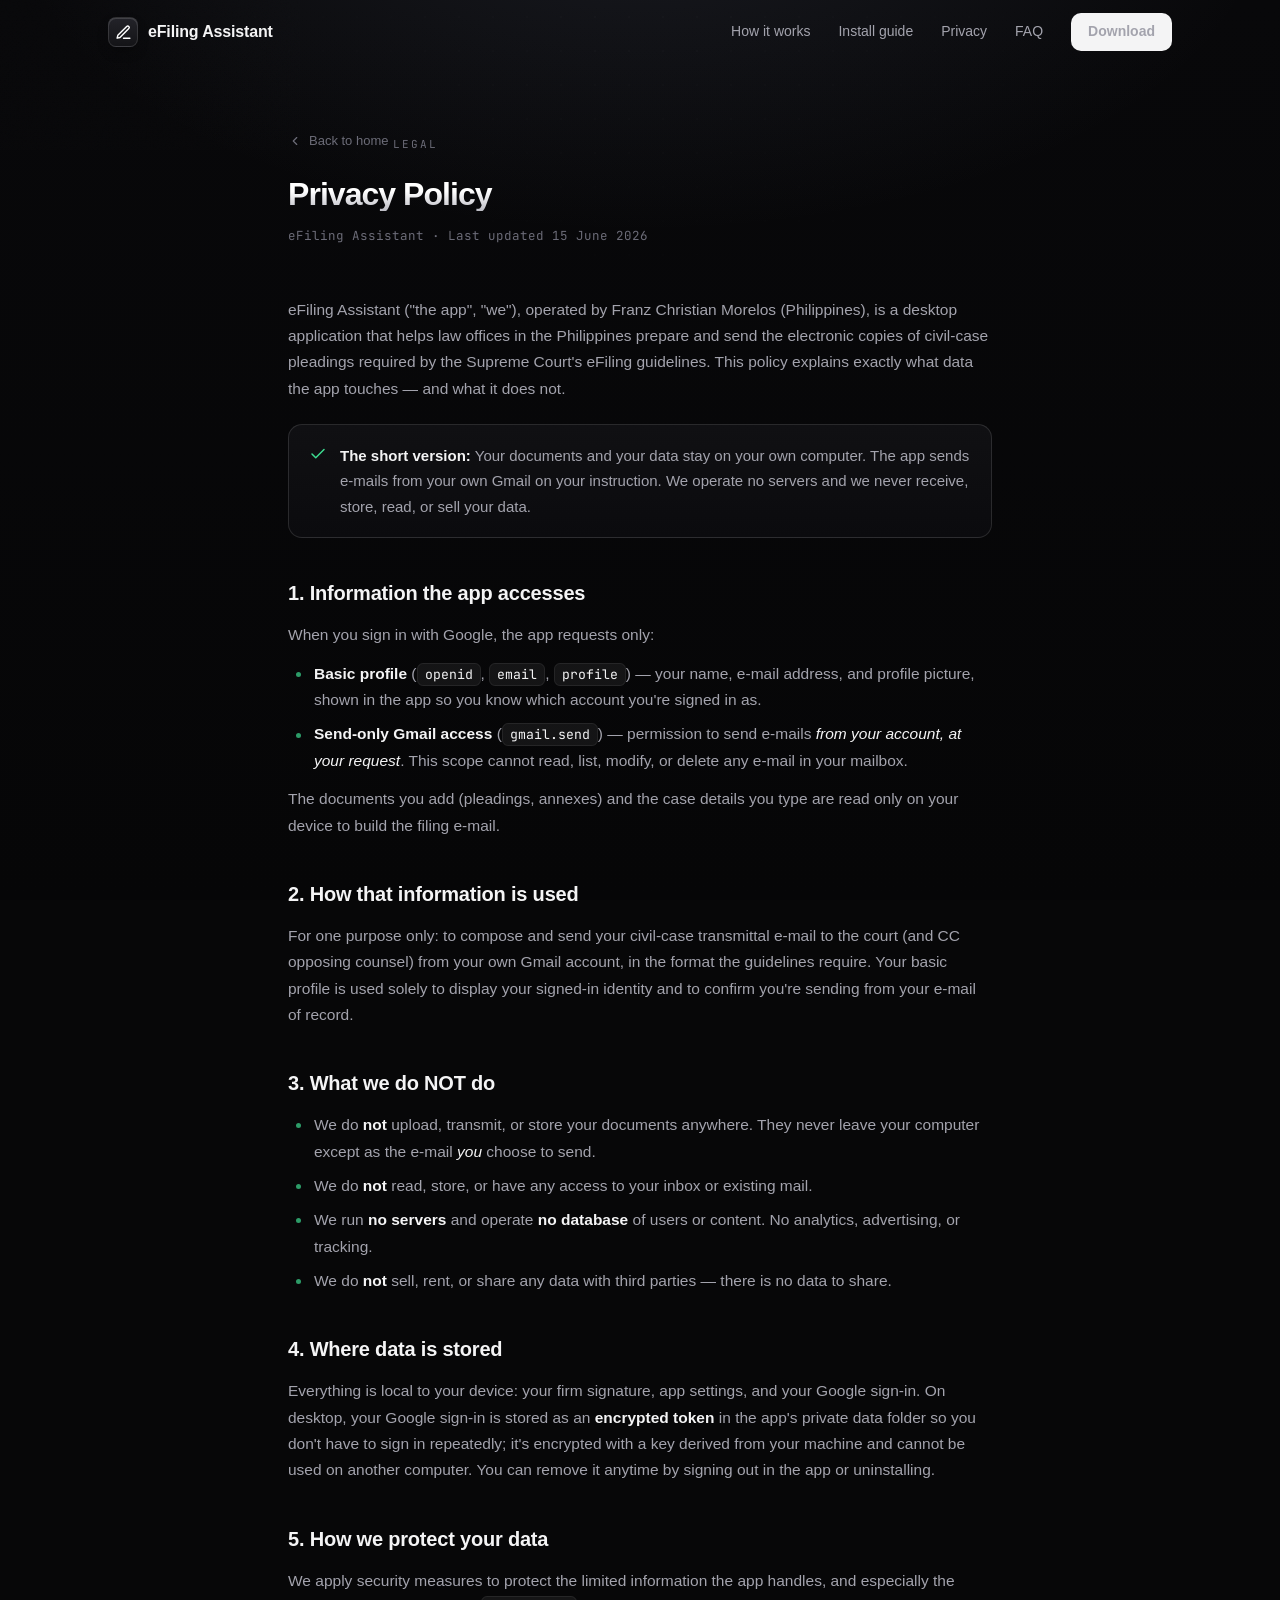
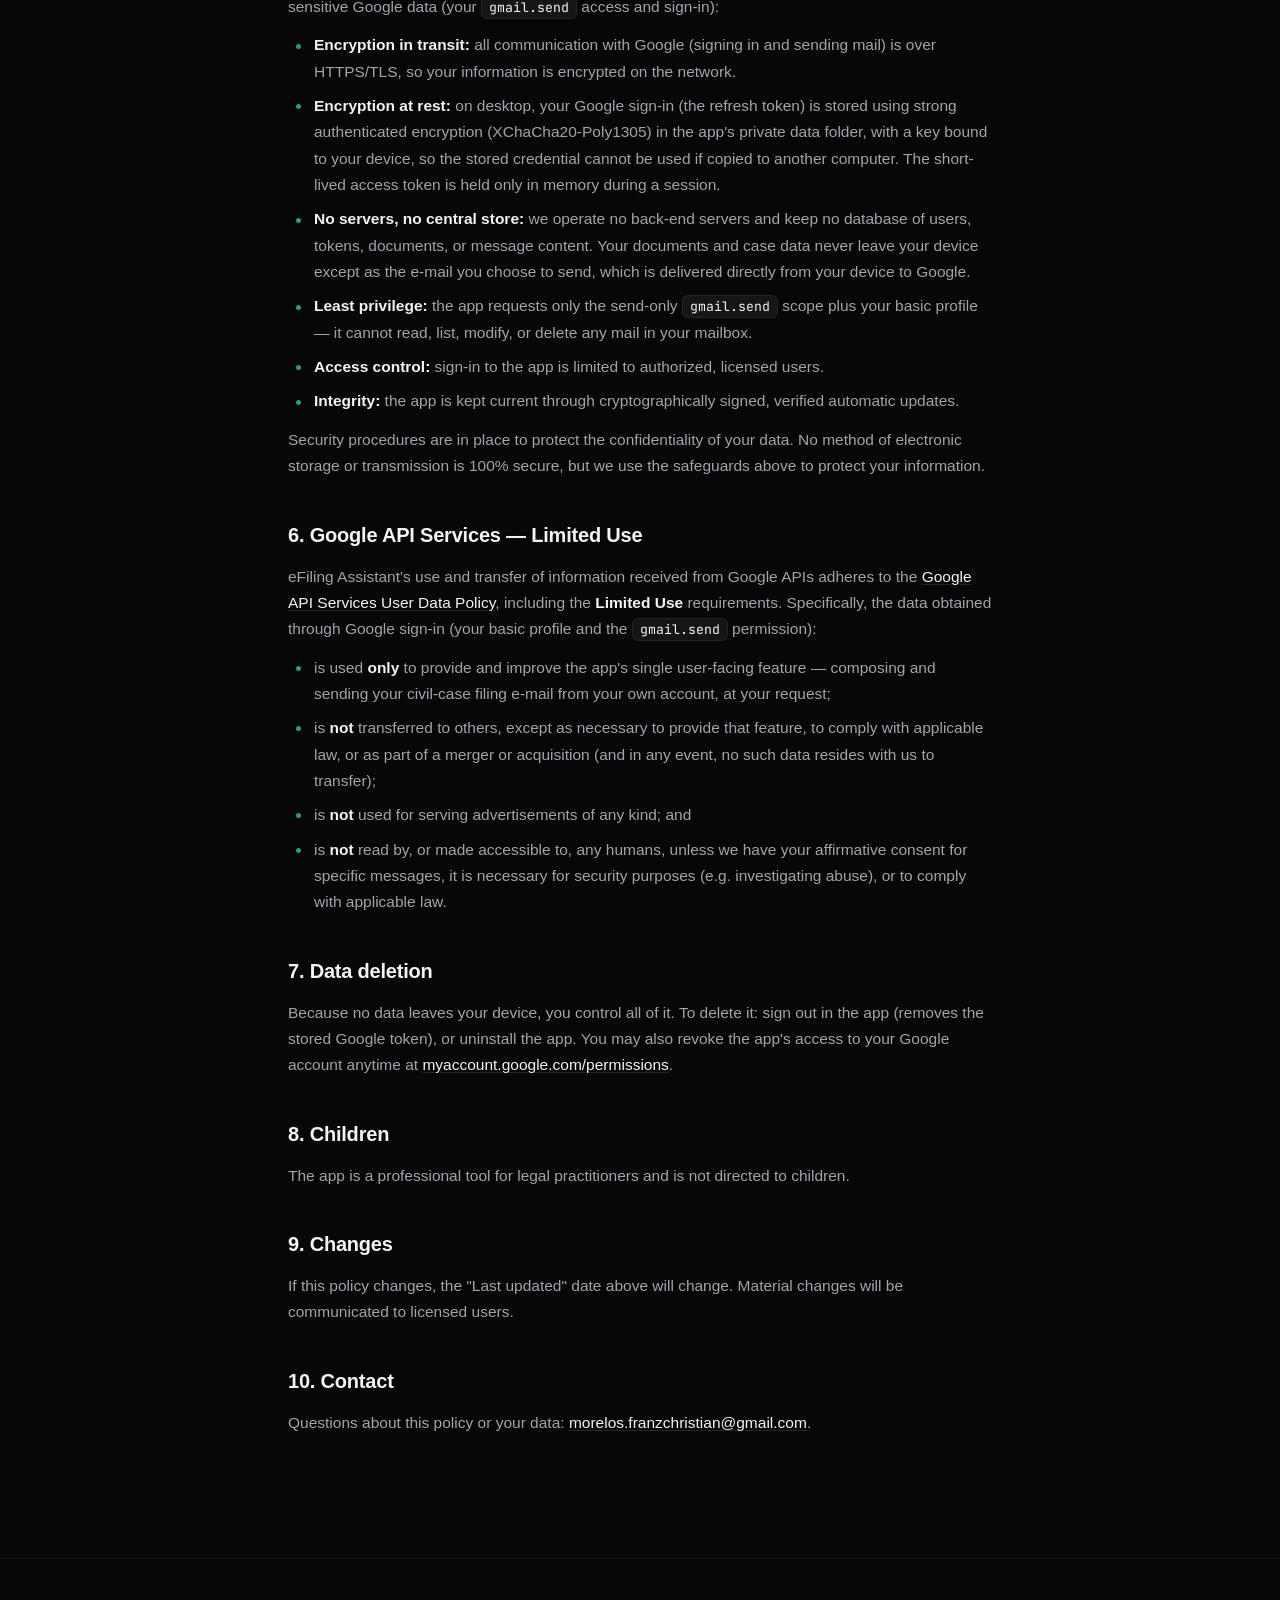
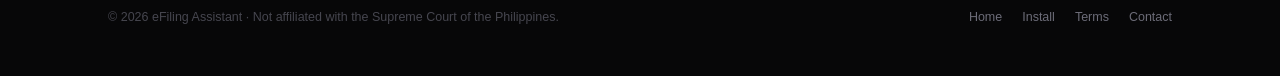
<file: privacy.html>
<!doctype html>
<html lang="en">
<head>
<meta charset="utf-8" />
<meta name="viewport" content="width=device-width, initial-scale=1" />
<title>Privacy Policy — eFiling Assistant</title>
<link rel="icon" href="data:image/svg+xml,%3Csvg xmlns='http://www.w3.org/2000/svg' viewBox='0 0 24 24'%3E%3Crect width='24' height='24' rx='6' fill='%23141417'/%3E%3Cg fill='none' stroke='%23fff' stroke-width='2' stroke-linecap='round' stroke-linejoin='round'%3E%3Cpath d='M12 20h7'/%3E%3Cpath d='M15.5 4.5a1.8 1.8 0 0 1 2.5 2.5L7.5 17.5l-3.5.9.9-3.5Z'/%3E%3C/g%3E%3C/svg%3E" />
<meta name="theme-color" content="#070708" />
<link rel="preconnect" href="https://api.fontshare.com" />
<link rel="preconnect" href="https://fonts.googleapis.com" />
<link rel="preconnect" href="https://fonts.gstatic.com" crossorigin />
<link href="https://api.fontshare.com/v2/css?f[]=satoshi@400,500,700,900&display=swap" rel="stylesheet" />
<link href="https://fonts.googleapis.com/css2?family=JetBrains+Mono:wght@400;500&display=swap" rel="stylesheet" />
<link href="style.css" rel="stylesheet" />
</head>
<body>
<svg class="grain" xmlns="http://www.w3.org/2000/svg"><filter id="n"><feTurbulence type="fractalNoise" baseFrequency="0.8" numOctaves="2"/></filter><rect width="100%" height="100%" filter="url(#n)"/></svg>

<nav id="nav">
  <div class="nav-in">
    <a class="brand" href="index.html"><span class="mk"><svg width="17" height="17" viewBox="0 0 24 24" fill="none" stroke="currentColor" stroke-width="2" stroke-linecap="round" stroke-linejoin="round"><path d="M12 20h9"/><path d="M16.5 3.5a2.12 2.12 0 0 1 3 3L7 19l-4 1 1-4Z"/></svg></span> eFiling Assistant</a>
    <div class="nav-links">
      <a href="index.html#how">How it works</a>
      <a href="install.html">Install guide</a>
      <a href="privacy.html">Privacy</a>
      <a href="index.html#faq">FAQ</a>
      <a class="btn btn-primary nav-cta" href="index.html#download">Download</a>
    </div>
  </div>
</nav>

<div class="wrap">
  <header class="doc-head">
    <a class="back" href="index.html"><svg width="14" height="14" viewBox="0 0 24 24" fill="none" stroke="currentColor" stroke-width="2" stroke-linecap="round" stroke-linejoin="round"><path d="m15 18-6-6 6-6"/></svg> Back to home</a>
    <span class="eyebrow">Legal</span>
    <h1>Privacy Policy</h1>
    <p class="sub">eFiling Assistant · Last updated 15 June 2026</p>
  </header>

  <div class="doc">
    <p>eFiling Assistant ("the app", "we"), operated by Franz Christian Morelos (Philippines), is a desktop application that helps law offices in the Philippines prepare and send the electronic copies of civil-case pleadings required by the Supreme Court's eFiling guidelines. This policy explains exactly what data the app touches — and what it does not.</p>

    <div class="tldr">
      <svg width="18" height="18" viewBox="0 0 24 24" fill="none" stroke="currentColor" stroke-width="2" stroke-linecap="round" stroke-linejoin="round"><path d="M20 6 9 17l-5-5"/></svg>
      <div><strong>The short version:</strong> Your documents and your data stay on your own computer. The app sends e-mails from your own Gmail on your instruction. We operate no servers and we never receive, store, read, or sell your data.</div>
    </div>

    <h2>1. Information the app accesses</h2>
    <p>When you sign in with Google, the app requests only:</p>
    <ul>
      <li><strong>Basic profile</strong> (<code>openid</code>, <code>email</code>, <code>profile</code>) — your name, e-mail address, and profile picture, shown in the app so you know which account you're signed in as.</li>
      <li><strong>Send-only Gmail access</strong> (<code>gmail.send</code>) — permission to send e-mails <em>from your account, at your request</em>. This scope cannot read, list, modify, or delete any e-mail in your mailbox.</li>
    </ul>
    <p>The documents you add (pleadings, annexes) and the case details you type are read only on your device to build the filing e-mail.</p>

    <h2>2. How that information is used</h2>
    <p>For one purpose only: to compose and send your civil-case transmittal e-mail to the court (and CC opposing counsel) from your own Gmail account, in the format the guidelines require. Your basic profile is used solely to display your signed-in identity and to confirm you're sending from your e-mail of record.</p>

    <h2>3. What we do NOT do</h2>
    <ul>
      <li>We do <strong>not</strong> upload, transmit, or store your documents anywhere. They never leave your computer except as the e-mail <em>you</em> choose to send.</li>
      <li>We do <strong>not</strong> read, store, or have any access to your inbox or existing mail.</li>
      <li>We run <strong>no servers</strong> and operate <strong>no database</strong> of users or content. No analytics, advertising, or tracking.</li>
      <li>We do <strong>not</strong> sell, rent, or share any data with third parties — there is no data to share.</li>
    </ul>

    <h2>4. Where data is stored</h2>
    <p>Everything is local to your device: your firm signature, app settings, and your Google sign-in. On desktop, your Google sign-in is stored as an <strong>encrypted token</strong> in the app's private data folder so you don't have to sign in repeatedly; it's encrypted with a key derived from your machine and cannot be used on another computer. You can remove it anytime by signing out in the app or uninstalling.</p>

    <h2>5. How we protect your data</h2>
    <p>We apply security measures to protect the limited information the app handles, and especially the sensitive Google data (your <code>gmail.send</code> access and sign-in):</p>
    <ul>
      <li><strong>Encryption in transit:</strong> all communication with Google (signing in and sending mail) is over HTTPS/TLS, so your information is encrypted on the network.</li>
      <li><strong>Encryption at rest:</strong> on desktop, your Google sign-in (the refresh token) is stored using strong authenticated encryption (XChaCha20-Poly1305) in the app's private data folder, with a key bound to your device, so the stored credential cannot be used if copied to another computer. The short-lived access token is held only in memory during a session.</li>
      <li><strong>No servers, no central store:</strong> we operate no back-end servers and keep no database of users, tokens, documents, or message content. Your documents and case data never leave your device except as the e-mail you choose to send, which is delivered directly from your device to Google.</li>
      <li><strong>Least privilege:</strong> the app requests only the send-only <code>gmail.send</code> scope plus your basic profile — it cannot read, list, modify, or delete any mail in your mailbox.</li>
      <li><strong>Access control:</strong> sign-in to the app is limited to authorized, licensed users.</li>
      <li><strong>Integrity:</strong> the app is kept current through cryptographically signed, verified automatic updates.</li>
    </ul>
    <p>Security procedures are in place to protect the confidentiality of your data. No method of electronic storage or transmission is 100% secure, but we use the safeguards above to protect your information.</p>

    <h2>6. Google API Services — Limited Use</h2>
    <p>eFiling Assistant's use and transfer of information received from Google APIs adheres to the <a href="https://developers.google.com/terms/api-services-user-data-policy">Google API Services User Data Policy</a>, including the <strong>Limited Use</strong> requirements. Specifically, the data obtained through Google sign-in (your basic profile and the <code>gmail.send</code> permission):</p>
    <ul>
      <li>is used <strong>only</strong> to provide and improve the app's single user-facing feature — composing and sending your civil-case filing e-mail from your own account, at your request;</li>
      <li>is <strong>not</strong> transferred to others, except as necessary to provide that feature, to comply with applicable law, or as part of a merger or acquisition (and in any event, no such data resides with us to transfer);</li>
      <li>is <strong>not</strong> used for serving advertisements of any kind; and</li>
      <li>is <strong>not</strong> read by, or made accessible to, any humans, unless we have your affirmative consent for specific messages, it is necessary for security purposes (e.g. investigating abuse), or to comply with applicable law.</li>
    </ul>

    <h2>7. Data deletion</h2>
    <p>Because no data leaves your device, you control all of it. To delete it: sign out in the app (removes the stored Google token), or uninstall the app. You may also revoke the app's access to your Google account anytime at <a href="https://myaccount.google.com/permissions">myaccount.google.com/permissions</a>.</p>

    <h2>8. Children</h2>
    <p>The app is a professional tool for legal practitioners and is not directed to children.</p>

    <h2>9. Changes</h2>
    <p>If this policy changes, the "Last updated" date above will change. Material changes will be communicated to licensed users.</p>

    <h2>10. Contact</h2>
    <p>Questions about this policy or your data: <a href="mailto:morelos.franzchristian@gmail.com">morelos.franzchristian@gmail.com</a>.</p>
  </div>
</div>

<footer><div class="ft-in">
  <span>© 2026 eFiling Assistant · Not affiliated with the Supreme Court of the Philippines.</span>
  <span class="ft-links"><a href="index.html">Home</a><a href="install.html">Install</a><a href="terms.html">Terms</a><a href="mailto:morelos.franzchristian@gmail.com">Contact</a></span>
</div></footer>

<script>
  const nav=document.getElementById('nav');
  const f=()=>nav.classList.toggle('scrolled',scrollY>10);f();addEventListener('scroll',f,{passive:true});
</script>
</body>
</html>
</file>
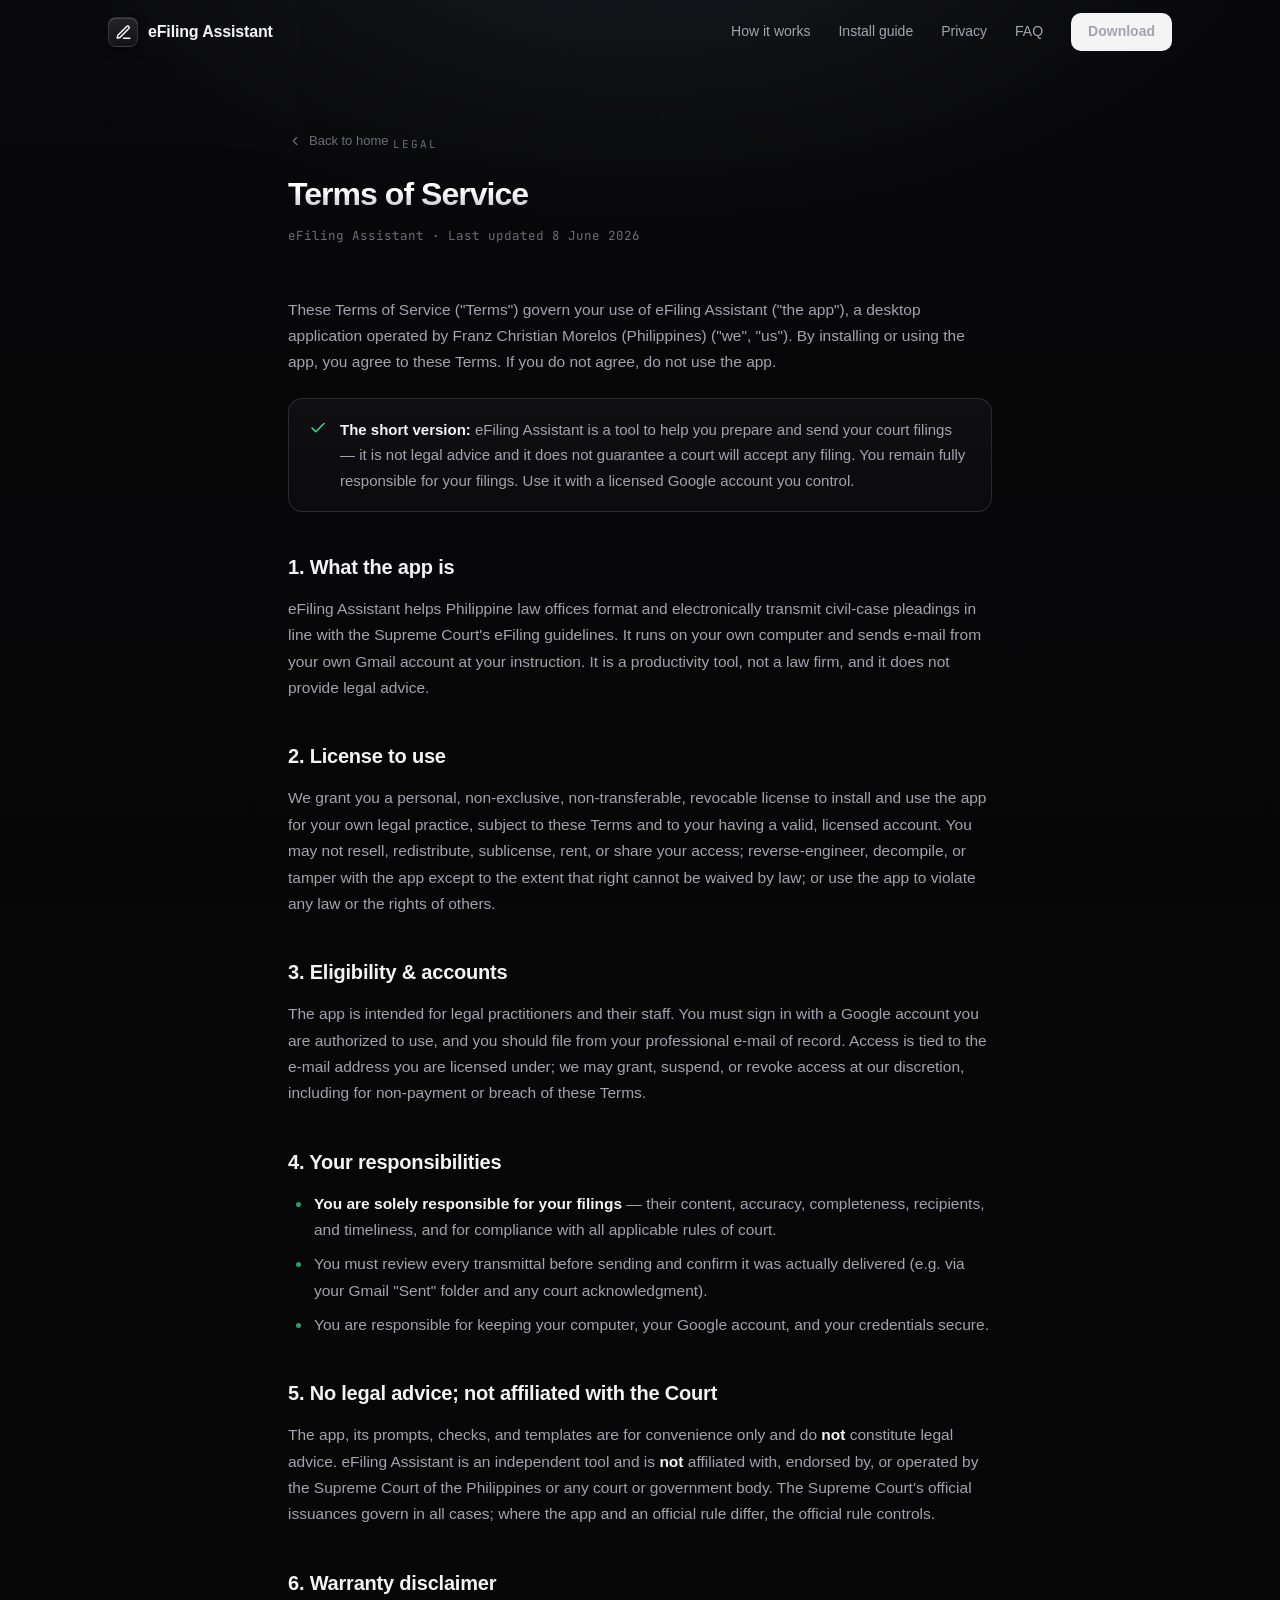
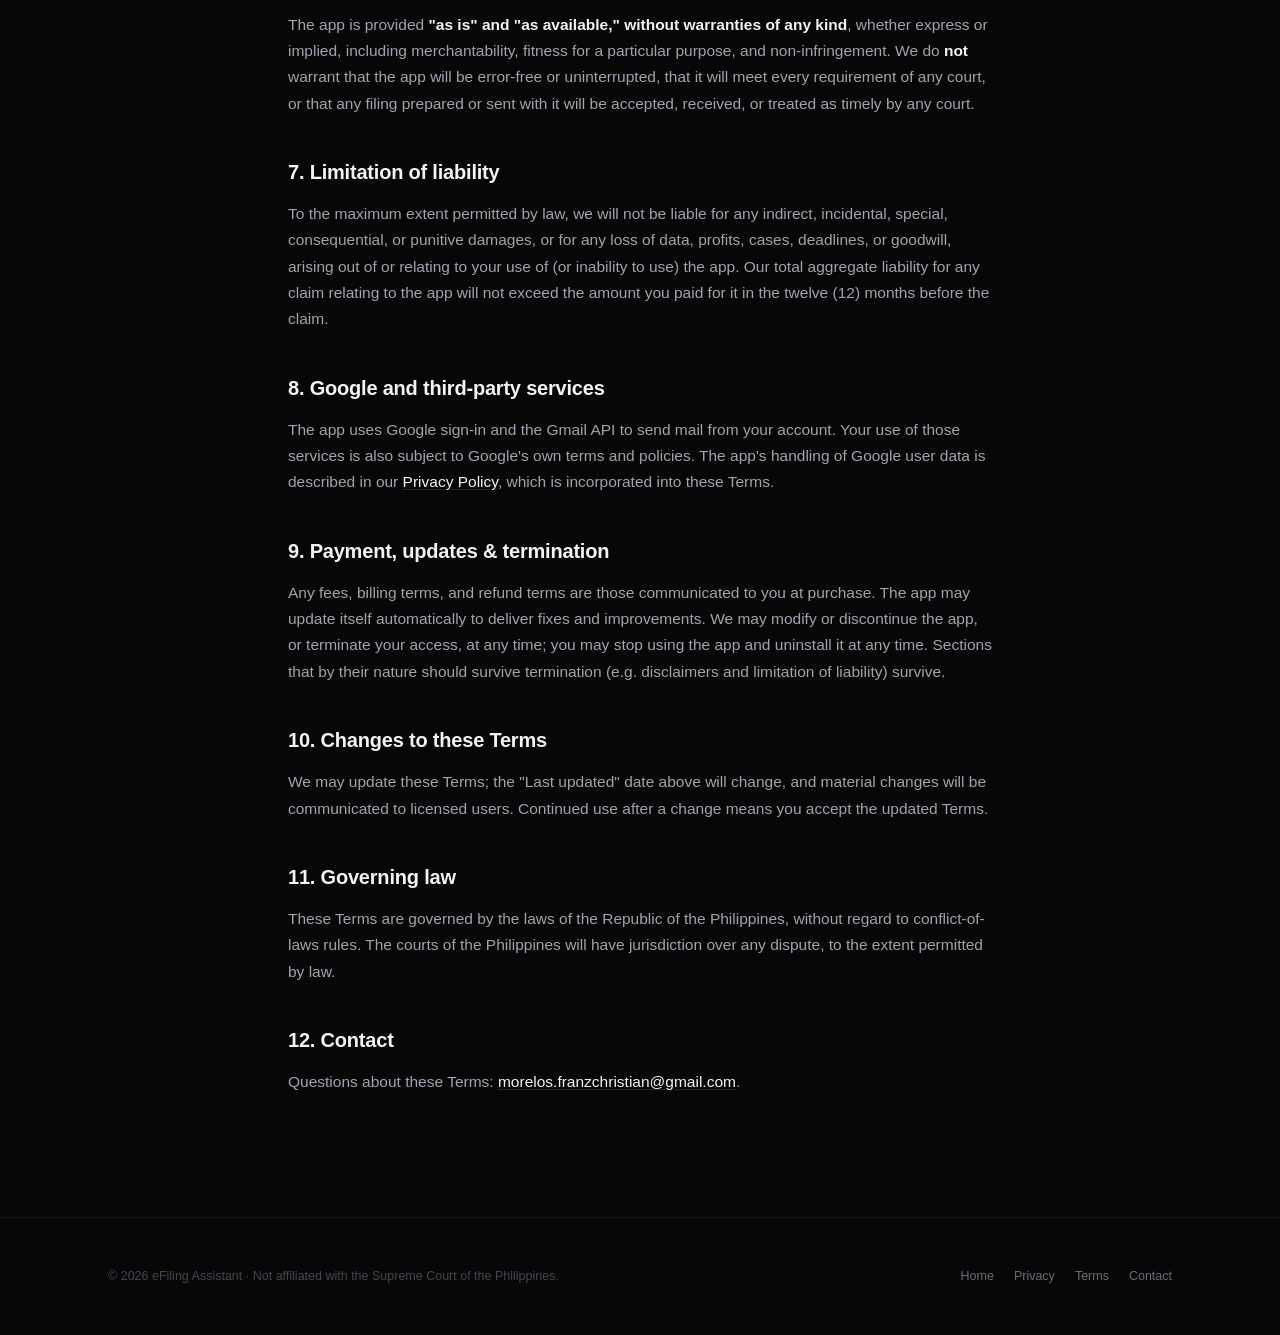
<file: terms.html>
<!doctype html>
<html lang="en">
<head>
<meta charset="utf-8" />
<meta name="viewport" content="width=device-width, initial-scale=1" />
<title>Terms of Service — eFiling Assistant</title>
<link rel="icon" href="data:image/svg+xml,%3Csvg xmlns='http://www.w3.org/2000/svg' viewBox='0 0 24 24'%3E%3Crect width='24' height='24' rx='6' fill='%23141417'/%3E%3Cg fill='none' stroke='%23fff' stroke-width='2' stroke-linecap='round' stroke-linejoin='round'%3E%3Cpath d='M12 20h7'/%3E%3Cpath d='M15.5 4.5a1.8 1.8 0 0 1 2.5 2.5L7.5 17.5l-3.5.9.9-3.5Z'/%3E%3C/g%3E%3C/svg%3E" />
<meta name="theme-color" content="#070708" />
<link rel="preconnect" href="https://api.fontshare.com" />
<link rel="preconnect" href="https://fonts.googleapis.com" />
<link rel="preconnect" href="https://fonts.gstatic.com" crossorigin />
<link href="https://api.fontshare.com/v2/css?f[]=satoshi@400,500,700,900&display=swap" rel="stylesheet" />
<link href="https://fonts.googleapis.com/css2?family=JetBrains+Mono:wght@400;500&display=swap" rel="stylesheet" />
<link href="style.css" rel="stylesheet" />
</head>
<body>
<svg class="grain" xmlns="http://www.w3.org/2000/svg"><filter id="n"><feTurbulence type="fractalNoise" baseFrequency="0.8" numOctaves="2"/></filter><rect width="100%" height="100%" filter="url(#n)"/></svg>

<nav id="nav">
  <div class="nav-in">
    <a class="brand" href="index.html"><span class="mk"><svg width="17" height="17" viewBox="0 0 24 24" fill="none" stroke="currentColor" stroke-width="2" stroke-linecap="round" stroke-linejoin="round"><path d="M12 20h9"/><path d="M16.5 3.5a2.12 2.12 0 0 1 3 3L7 19l-4 1 1-4Z"/></svg></span> eFiling Assistant</a>
    <div class="nav-links">
      <a href="index.html#how">How it works</a>
      <a href="install.html">Install guide</a>
      <a href="privacy.html">Privacy</a>
      <a href="index.html#faq">FAQ</a>
      <a class="btn btn-primary nav-cta" href="index.html#download">Download</a>
    </div>
  </div>
</nav>

<div class="wrap">
  <header class="doc-head">
    <a class="back" href="index.html"><svg width="14" height="14" viewBox="0 0 24 24" fill="none" stroke="currentColor" stroke-width="2" stroke-linecap="round" stroke-linejoin="round"><path d="m15 18-6-6 6-6"/></svg> Back to home</a>
    <span class="eyebrow">Legal</span>
    <h1>Terms of Service</h1>
    <p class="sub">eFiling Assistant · Last updated 8 June 2026</p>
  </header>

  <div class="doc">
    <p>These Terms of Service ("Terms") govern your use of eFiling Assistant ("the app"), a desktop application operated by Franz Christian Morelos (Philippines) ("we", "us"). By installing or using the app, you agree to these Terms. If you do not agree, do not use the app.</p>

    <div class="tldr">
      <svg width="18" height="18" viewBox="0 0 24 24" fill="none" stroke="currentColor" stroke-width="2" stroke-linecap="round" stroke-linejoin="round"><path d="M20 6 9 17l-5-5"/></svg>
      <div><strong>The short version:</strong> eFiling Assistant is a tool to help you prepare and send your court filings — it is not legal advice and it does not guarantee a court will accept any filing. You remain fully responsible for your filings. Use it with a licensed Google account you control.</div>
    </div>

    <h2>1. What the app is</h2>
    <p>eFiling Assistant helps Philippine law offices format and electronically transmit civil-case pleadings in line with the Supreme Court's eFiling guidelines. It runs on your own computer and sends e-mail from your own Gmail account at your instruction. It is a productivity tool, not a law firm, and it does not provide legal advice.</p>

    <h2>2. License to use</h2>
    <p>We grant you a personal, non-exclusive, non-transferable, revocable license to install and use the app for your own legal practice, subject to these Terms and to your having a valid, licensed account. You may not resell, redistribute, sublicense, rent, or share your access; reverse-engineer, decompile, or tamper with the app except to the extent that right cannot be waived by law; or use the app to violate any law or the rights of others.</p>

    <h2>3. Eligibility &amp; accounts</h2>
    <p>The app is intended for legal practitioners and their staff. You must sign in with a Google account you are authorized to use, and you should file from your professional e-mail of record. Access is tied to the e-mail address you are licensed under; we may grant, suspend, or revoke access at our discretion, including for non-payment or breach of these Terms.</p>

    <h2>4. Your responsibilities</h2>
    <ul>
      <li><strong>You are solely responsible for your filings</strong> — their content, accuracy, completeness, recipients, and timeliness, and for compliance with all applicable rules of court.</li>
      <li>You must review every transmittal before sending and confirm it was actually delivered (e.g. via your Gmail "Sent" folder and any court acknowledgment).</li>
      <li>You are responsible for keeping your computer, your Google account, and your credentials secure.</li>
    </ul>

    <h2>5. No legal advice; not affiliated with the Court</h2>
    <p>The app, its prompts, checks, and templates are for convenience only and do <strong>not</strong> constitute legal advice. eFiling Assistant is an independent tool and is <strong>not</strong> affiliated with, endorsed by, or operated by the Supreme Court of the Philippines or any court or government body. The Supreme Court's official issuances govern in all cases; where the app and an official rule differ, the official rule controls.</p>

    <h2>6. Warranty disclaimer</h2>
    <p>The app is provided <strong>"as is" and "as available," without warranties of any kind</strong>, whether express or implied, including merchantability, fitness for a particular purpose, and non-infringement. We do <strong>not</strong> warrant that the app will be error-free or uninterrupted, that it will meet every requirement of any court, or that any filing prepared or sent with it will be accepted, received, or treated as timely by any court.</p>

    <h2>7. Limitation of liability</h2>
    <p>To the maximum extent permitted by law, we will not be liable for any indirect, incidental, special, consequential, or punitive damages, or for any loss of data, profits, cases, deadlines, or goodwill, arising out of or relating to your use of (or inability to use) the app. Our total aggregate liability for any claim relating to the app will not exceed the amount you paid for it in the twelve (12) months before the claim.</p>

    <h2>8. Google and third-party services</h2>
    <p>The app uses Google sign-in and the Gmail API to send mail from your account. Your use of those services is also subject to Google's own terms and policies. The app's handling of Google user data is described in our <a href="privacy.html">Privacy Policy</a>, which is incorporated into these Terms.</p>

    <h2>9. Payment, updates &amp; termination</h2>
    <p>Any fees, billing terms, and refund terms are those communicated to you at purchase. The app may update itself automatically to deliver fixes and improvements. We may modify or discontinue the app, or terminate your access, at any time; you may stop using the app and uninstall it at any time. Sections that by their nature should survive termination (e.g. disclaimers and limitation of liability) survive.</p>

    <h2>10. Changes to these Terms</h2>
    <p>We may update these Terms; the "Last updated" date above will change, and material changes will be communicated to licensed users. Continued use after a change means you accept the updated Terms.</p>

    <h2>11. Governing law</h2>
    <p>These Terms are governed by the laws of the Republic of the Philippines, without regard to conflict-of-laws rules. The courts of the Philippines will have jurisdiction over any dispute, to the extent permitted by law.</p>

    <h2>12. Contact</h2>
    <p>Questions about these Terms: <a href="mailto:morelos.franzchristian@gmail.com">morelos.franzchristian@gmail.com</a>.</p>
  </div>
</div>

<footer><div class="ft-in">
  <span>© 2026 eFiling Assistant · Not affiliated with the Supreme Court of the Philippines.</span>
  <span class="ft-links"><a href="index.html">Home</a><a href="privacy.html">Privacy</a><a href="terms.html">Terms</a><a href="mailto:morelos.franzchristian@gmail.com">Contact</a></span>
</div></footer>

<script>
  const nav=document.getElementById('nav');
  const f=()=>nav.classList.toggle('scrolled',scrollY>10);f();addEventListener('scroll',f,{passive:true});
</script>
</body>
</html>
</file>
<file: style.css>
/* Shared design system for eFiling Assistant content pages (privacy, install).
   Matches the landing page: ink-black "judicial ledger" aesthetic. */
:root{
  --bg:#070708; --bg-2:#0c0c0e; --panel:#101013;
  --ink:#f4f4f5; --ink-2:#a3a3ad; --ink-3:#6c6c78; --ink-4:#46464f;
  --line:rgba(255,255,255,.07); --line-2:rgba(255,255,255,.12);
  --accent:#3ddc91; --accent-dim:rgba(61,220,145,.13);
  --sans:'Satoshi',-apple-system,BlinkMacSystemFont,sans-serif;
  --mono:'JetBrains Mono',ui-monospace,monospace;
  --maxw:760px;
}
*{box-sizing:border-box;margin:0;padding:0}
html{scroll-behavior:smooth}
body{
  background:var(--bg);color:var(--ink);font-family:var(--sans);
  font-size:16px;line-height:1.7;-webkit-font-smoothing:antialiased;overflow-x:hidden;
}
body::before{
  content:"";position:fixed;inset:0;z-index:-2;pointer-events:none;
  background:
    radial-gradient(900px 460px at 50% -10%, rgba(120,130,160,.14), transparent 70%),
    linear-gradient(180deg,#08080a,#060607);
}
body::after{
  content:"";position:fixed;inset:0;z-index:-1;pointer-events:none;opacity:.45;
  background-image:radial-gradient(rgba(255,255,255,.04) 1px,transparent 1px);background-size:34px 34px;
  -webkit-mask-image:radial-gradient(900px 600px at 50% 0%,#000,transparent 78%);
  mask-image:radial-gradient(900px 600px at 50% 0%,#000,transparent 78%);
}
.grain{position:fixed;inset:0;z-index:0;pointer-events:none;opacity:.03;mix-blend-mode:overlay}
a{color:inherit;text-decoration:none}
.wrap{max-width:var(--maxw);margin:0 auto;padding:0 28px}
.mono{font-family:var(--mono)}
.eyebrow{font-family:var(--mono);font-size:11px;letter-spacing:.18em;text-transform:uppercase;color:var(--ink-3)}

/* nav (same as landing) */
nav{position:sticky;top:0;z-index:50;border-bottom:1px solid transparent;transition:.3s}
nav.scrolled{background:rgba(8,8,10,.72);backdrop-filter:blur(14px);border-color:var(--line)}
.nav-in{display:flex;align-items:center;justify-content:space-between;height:64px;max-width:1120px;margin:0 auto;padding:0 28px}
.brand{display:flex;align-items:center;gap:10px;font-weight:700;letter-spacing:-.01em;font-family:var(--sans)}
.brand .mk{width:30px;height:30px;border-radius:8px;display:grid;place-items:center;color:#fff;
  background:linear-gradient(180deg,#232329,#141417);border:1px solid var(--line-2);
  box-shadow:inset 0 1px 0 rgba(255,255,255,.14),0 6px 16px -8px #000}
.nav-links{display:flex;gap:28px;align-items:center}
.nav-links a{font-size:14px;color:var(--ink-2);transition:.2s}
.nav-links a:hover{color:var(--ink)}
@media(max-width:860px){.nav-links a:not(.nav-cta){display:none}}
.btn{display:inline-flex;align-items:center;justify-content:center;gap:8px;font-weight:600;font-size:14px;
  border-radius:10px;padding:0 16px;height:38px;cursor:pointer;border:1px solid transparent;transition:.18s;white-space:nowrap}
.btn:active{transform:translateY(1px)}
.btn-primary{background:var(--ink);color:#0a0a0b}
.btn-primary:hover{background:#fff}
.btn-ghost{background:rgba(255,255,255,.03);color:var(--ink);border-color:var(--line-2)}
.btn-ghost:hover{background:rgba(255,255,255,.07)}

/* doc page header */
.doc-head{padding:64px 0 8px;max-width:var(--maxw);margin:0 auto}
.doc-head .back{display:inline-flex;align-items:center;gap:7px;font-size:13px;color:var(--ink-3);margin-bottom:26px;transition:.2s}
.doc-head .back:hover{color:var(--ink-2)}
.doc-head h1{font-size:clamp(2rem,1.4rem+2.4vw,2.9rem);letter-spacing:-.03em;line-height:1.04;font-weight:800;
  background:linear-gradient(180deg,#fff 40%,#bcbcc4);-webkit-background-clip:text;background-clip:text;color:transparent}
.doc-head .sub{color:var(--ink-3);font-family:var(--mono);font-size:12.5px;margin-top:14px}

/* doc body / prose */
.doc{padding:30px 0 60px}
.doc h2{font-size:1.25rem;letter-spacing:-.01em;margin:38px 0 12px;font-weight:700}
.doc h2:first-child{margin-top:8px}
.doc p,.doc li{color:var(--ink-2);font-size:15.5px}
.doc p{margin:12px 0}
.doc strong{color:var(--ink);font-weight:600}
.doc em{color:var(--ink)}
.doc ul{margin:12px 0;padding-left:4px;list-style:none}
.doc ul li{position:relative;padding-left:22px;margin:8px 0}
.doc ul li::before{content:"";position:absolute;left:4px;top:.72em;width:5px;height:5px;border-radius:50%;background:var(--accent);opacity:.7}
.doc a{color:var(--ink);text-decoration:underline;text-underline-offset:2px;text-decoration-color:var(--line-2)}
.doc a:hover{text-decoration-color:var(--accent)}
.doc code{font-family:var(--mono);font-size:.85em;background:rgba(255,255,255,.06);border:1px solid var(--line);
  padding:2px 7px;border-radius:6px;color:var(--ink)}
.tldr{display:flex;gap:13px;align-items:flex-start;background:linear-gradient(180deg,var(--panel),#0b0b0e);
  border:1px solid var(--line-2);border-radius:14px;padding:18px 20px;margin:22px 0;font-size:15px;color:var(--ink-2)}
.tldr svg{flex:none;margin-top:2px;color:var(--accent)}
.tldr strong{color:var(--ink)}

/* step / OS cards (install page) */
.os-card{background:linear-gradient(180deg,var(--panel),#0b0b0e);border:1px solid var(--line);
  border-radius:16px;padding:8px 26px 24px;margin:18px 0}
.os-card .h{display:flex;align-items:center;gap:12px;padding:18px 0 6px}
.os-card .glyph{width:38px;height:38px;border-radius:10px;display:grid;place-items:center;color:var(--ink);
  background:rgba(255,255,255,.04);border:1px solid var(--line-2)}
.os-card h2{margin:0;font-size:1.15rem}
.steps-ol{counter-reset:s;list-style:none;padding:0;margin:6px 0 0}
.steps-ol>li{counter-increment:s;position:relative;padding:12px 0 12px 42px;border-top:1px solid var(--line);color:var(--ink-2);font-size:15px}
.steps-ol>li::before{content:counter(s);position:absolute;left:0;top:12px;width:26px;height:26px;border-radius:8px;
  display:grid;place-items:center;font-family:var(--mono);font-size:12px;color:var(--ink);
  background:rgba(255,255,255,.05);border:1px solid var(--line-2)}
.steps-ol>li strong{color:var(--ink)}
.callout{display:flex;gap:12px;align-items:flex-start;background:rgba(61,220,145,.05);border:1px solid var(--accent-dim);
  border-radius:12px;padding:14px 16px;margin:18px 0;font-size:14px;color:var(--ink-2);line-height:1.6}
.callout svg{flex:none;margin-top:1px;color:var(--accent)}
.callout code{display:inline-block;margin-top:8px;background:rgba(0,0,0,.35);border-color:var(--line-2)}

/* footer (same as landing) */
footer{border-top:1px solid var(--line);padding:48px 0;margin-top:50px}
.ft-in{max-width:1120px;margin:0 auto;padding:0 28px;display:flex;justify-content:space-between;gap:18px;flex-wrap:wrap;
  color:var(--ink-4);font-size:12.5px;align-items:center}
.ft-in a{color:var(--ink-3);transition:.2s}.ft-in a:hover{color:var(--ink)}
.ft-links{display:flex;gap:20px;flex-wrap:wrap}
</file>
